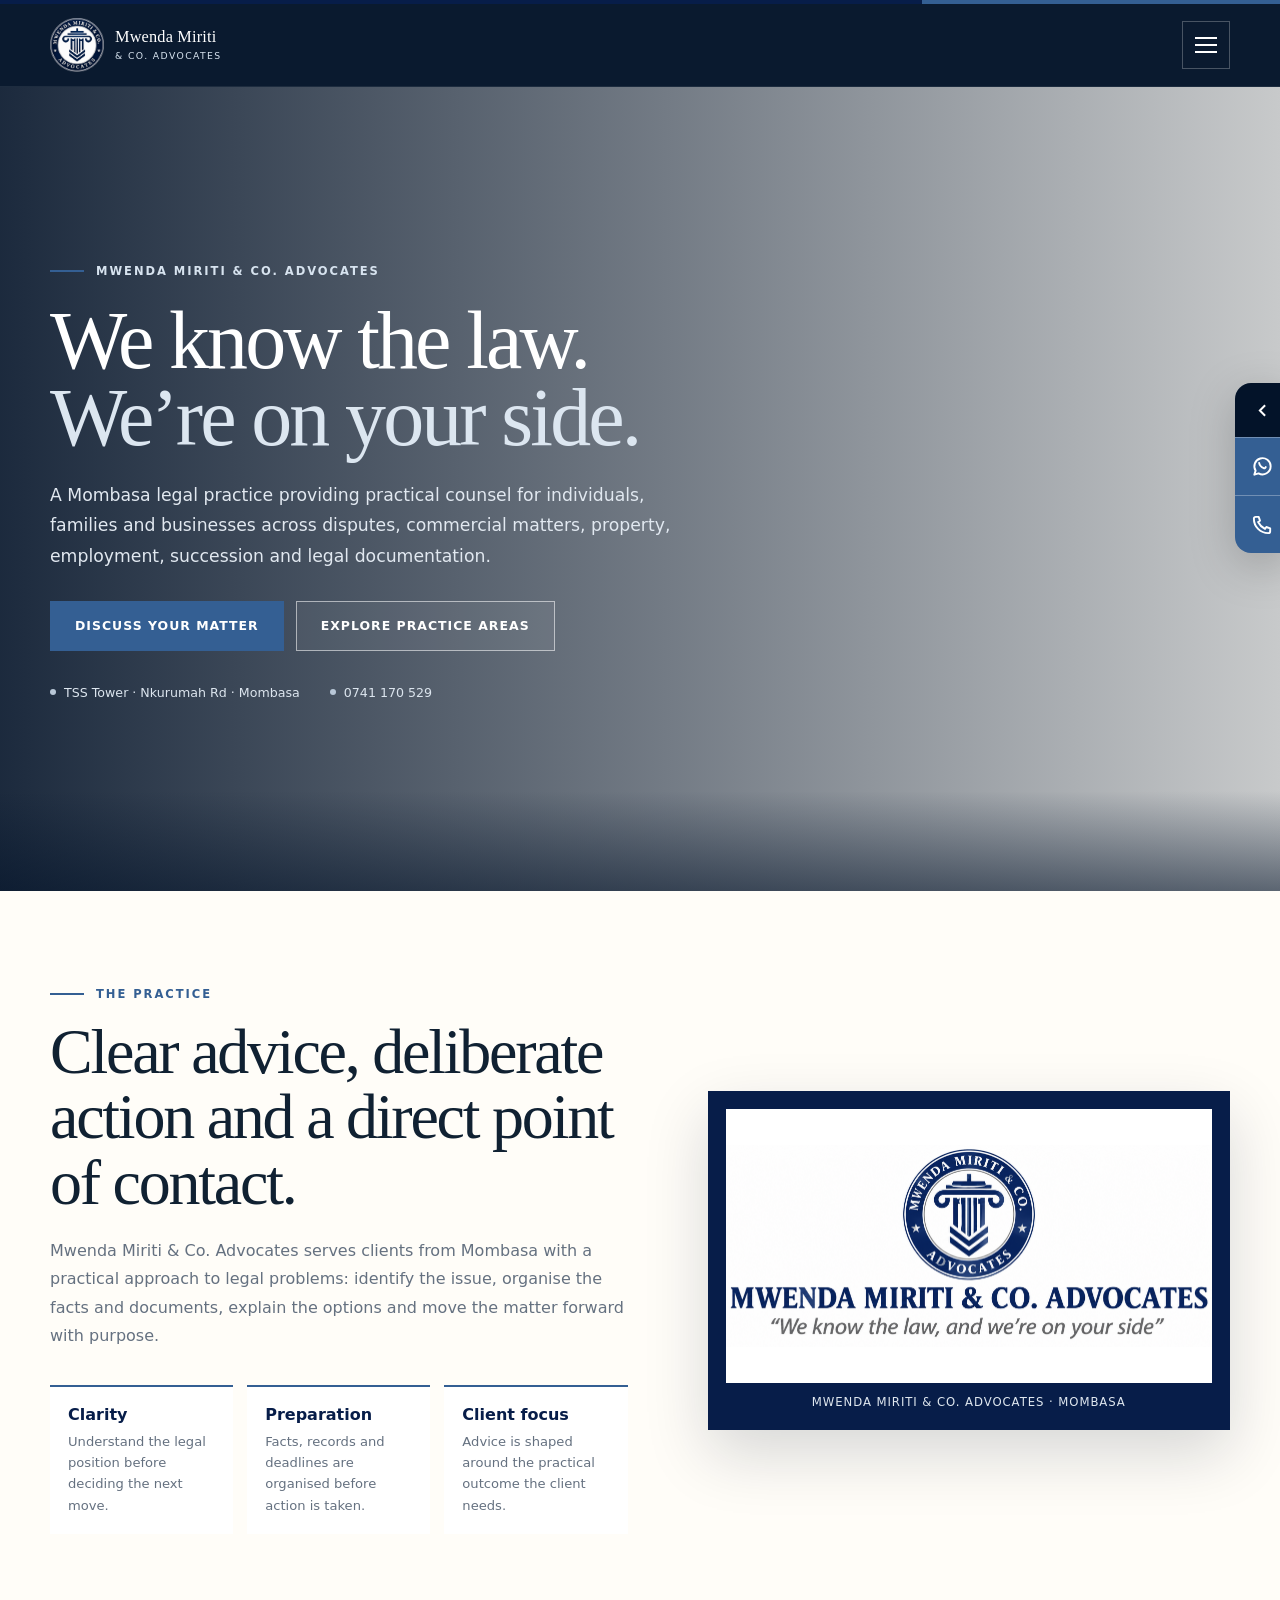
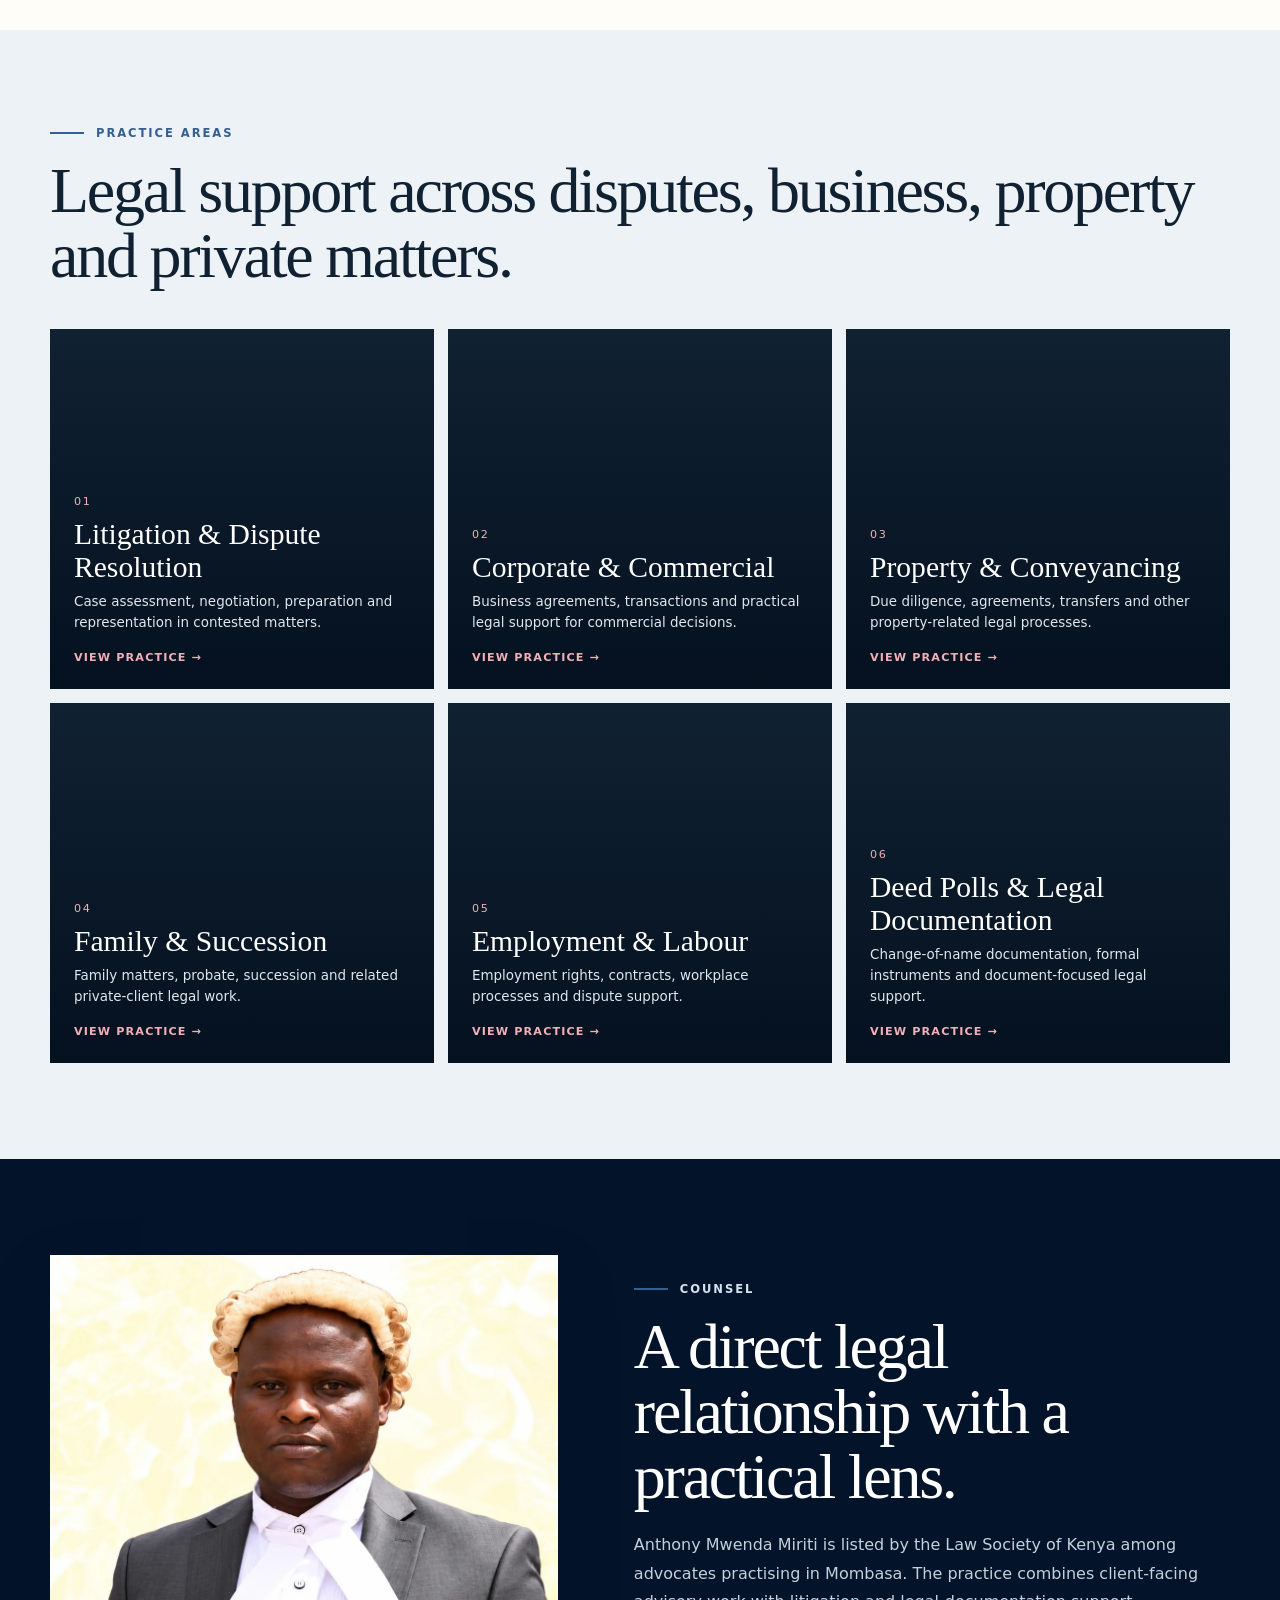
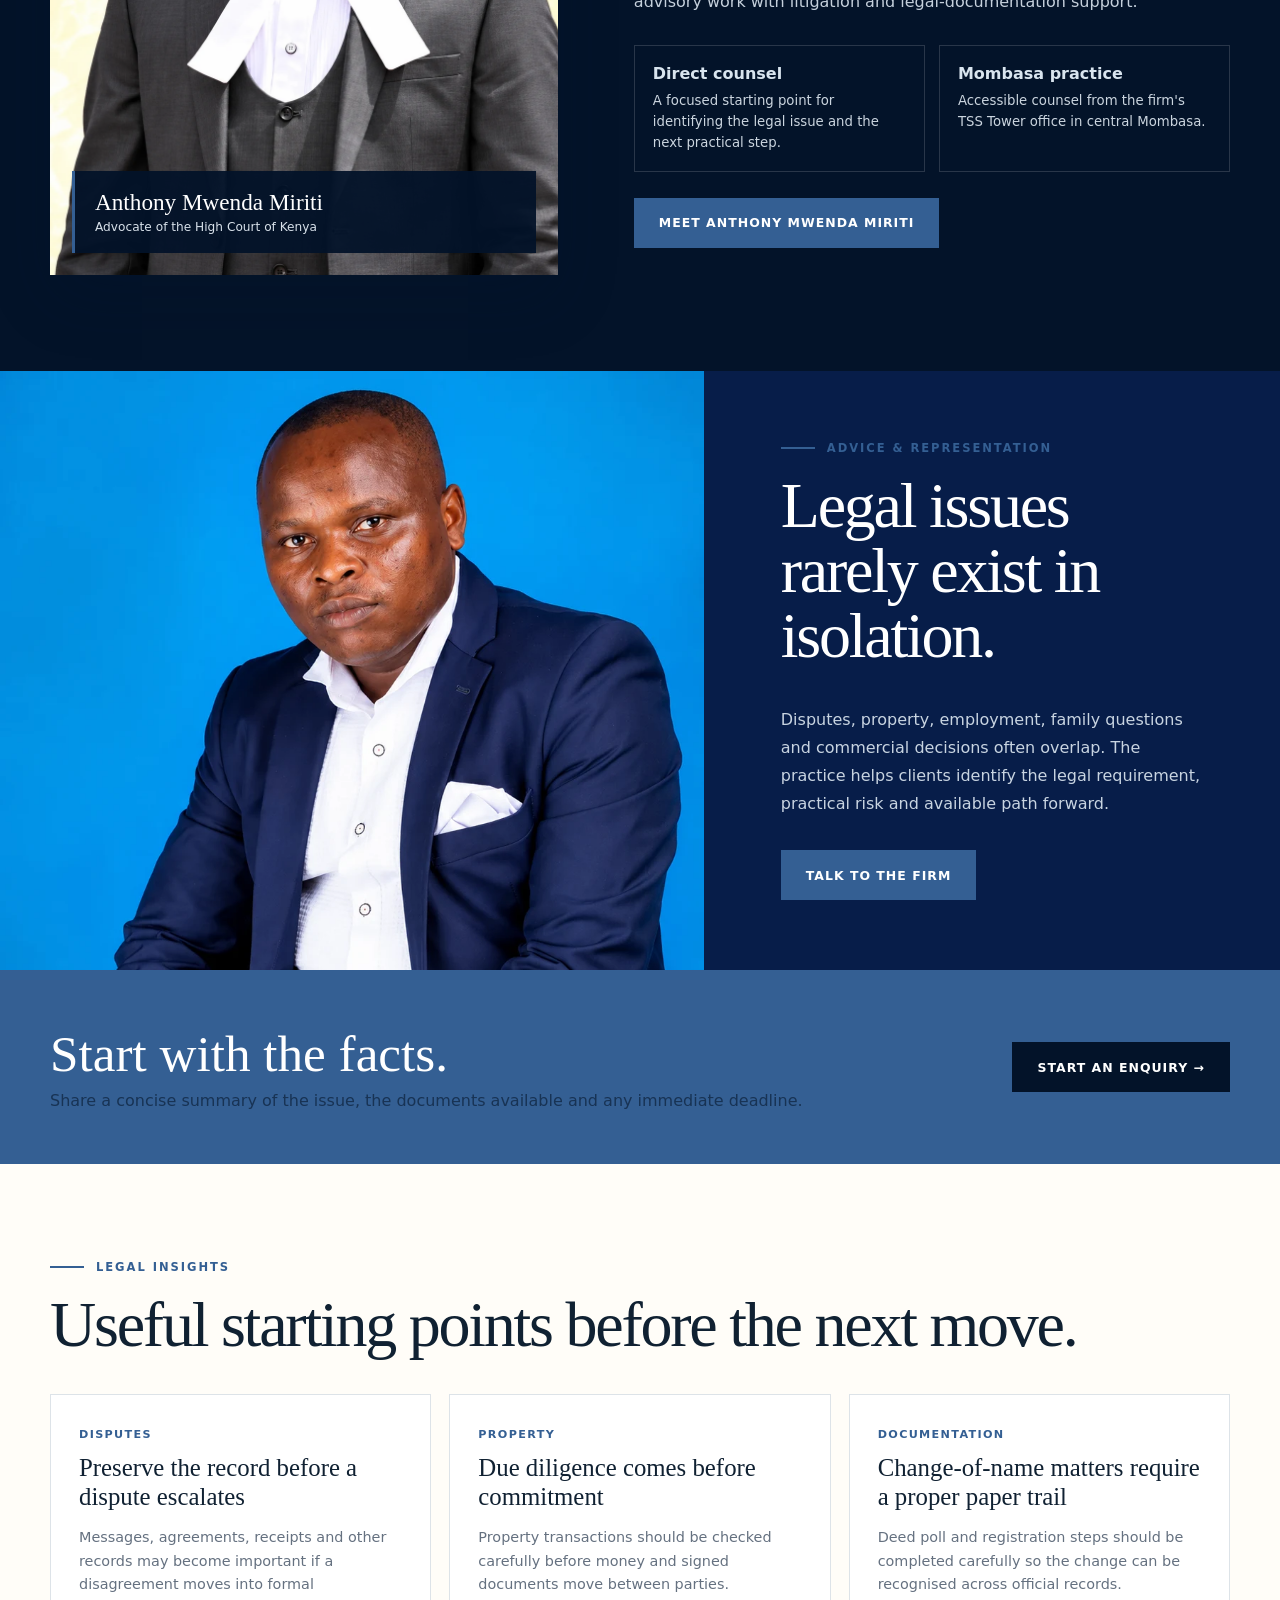
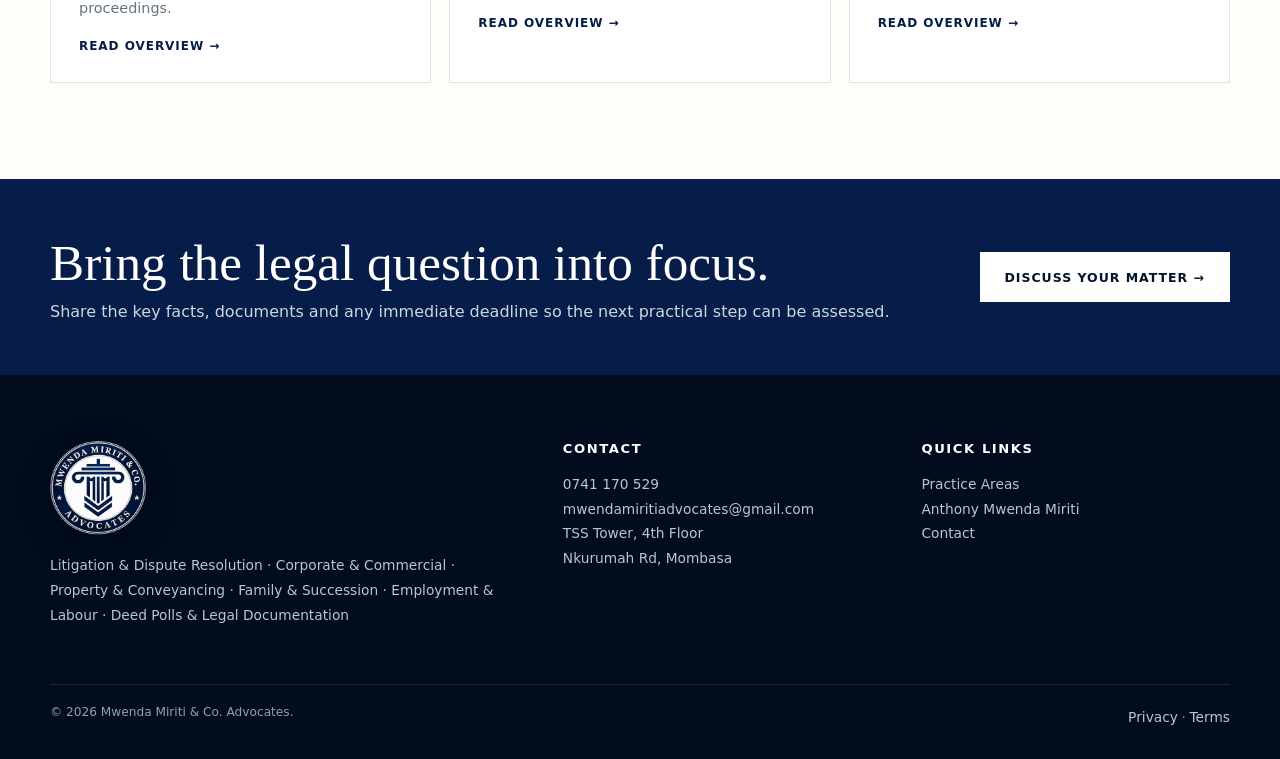
<file: index.html>
<!doctype html><html lang="en"><head><meta charset="utf-8"><meta name="viewport" content="width=device-width,initial-scale=1,viewport-fit=cover"><title>Mwenda Miriti & Co. Advocates | Mombasa</title><meta name="description" content="Mombasa legal practice providing litigation, commercial, property, family, employment and legal-documentation services."><link rel="canonical" href="https://mwenda-miriti-advocates.vercel.app/"><meta name="theme-color" content="#071d49"><meta property="og:type" content="website"><meta property="og:title" content="Mwenda Miriti & Co. Advocates | Mombasa"><meta property="og:description" content="Mombasa legal practice providing litigation, commercial, property, family, employment and legal-documentation services."><meta property="og:url" content="https://mwenda-miriti-advocates.vercel.app/"><meta property="og:image" content="https://mwenda-miriti-advocates.vercel.app/images/social-card.jpg"><meta name="twitter:card" content="summary_large_image"><link rel="manifest" href="/site.webmanifest"><link rel="icon" href="/images/icon-192.png"><link rel="stylesheet" href="/assets/css/site.css?v=1"></head><body><div class="topline"></div><header class="site-header"><div class="container nav"><a class="brand" href="/" aria-label="Mwenda Miriti & Co. Advocates home"><img class="brand-mark" src="/images/emblem-2k.png" alt=""><span class="brand-name"><b>Mwenda Miriti</b><small>& Co. Advocates</small></span></a><nav class="nav-links" aria-label="Primary navigation"><a class="active" href="/">Home</a><a class="" href="/about">About</a><a class="" href="/practice-areas">Practice Areas</a><a class="" href="/managing-partner">Anthony Mwenda Miriti</a><a class="" href="/insights">Insights</a><a class="" href="/contact">Contact</a></nav><a class="nav-cta" href="/contact">Discuss your matter</a><button class="menu-btn" aria-label="Open menu" aria-expanded="false"><span></span></button></div><nav class="mobile-nav" aria-label="Mobile navigation"><a href="/">Home</a><a href="/about">About</a><a href="/practice-areas">Practice Areas</a><a href="/managing-partner">Anthony Mwenda Miriti</a><a href="/insights">Insights</a><a href="/contact">Contact</a><a href="/contact">Discuss your matter</a></nav></header><main><section class="hero"><div class="container"><div class="hero-content"><div class="eyebrow">Mwenda Miriti & Co. Advocates</div><h1 class="display">We know the law.<br><span>We’re on your side.</span></h1><p class="lead">A Mombasa legal practice providing practical counsel for individuals, families and businesses across disputes, commercial matters, property, employment, succession and legal documentation.</p><div class="hero-actions"><a class="btn btn-gold" href="/contact">Discuss your matter</a><a class="btn btn-ghost" href="/practice-areas">Explore practice areas</a></div><div class="hero-meta"><span><i></i>TSS Tower · Nkurumah Rd · Mombasa</span><span><i></i>0741 170 529</span></div></div></div></section>
<section class="section"><div class="container intro-grid"><div><div class="eyebrow">The practice</div><h2 class="section-title">Clear advice, deliberate action and a direct point of contact.</h2><p class="section-copy">Mwenda Miriti & Co. Advocates serves clients from Mombasa with a practical approach to legal problems: identify the issue, organise the facts and documents, explain the options and move the matter forward with purpose.</p><div class="values"><div class="value"><b>Clarity</b><span>Understand the legal position before deciding the next move.</span></div><div class="value"><b>Preparation</b><span>Facts, records and deadlines are organised before action is taken.</span></div><div class="value"><b>Client focus</b><span>Advice is shaped around the practical outcome the client needs.</span></div></div></div><div class="logo-animation"><video autoplay muted loop playsinline preload="metadata" poster="/images/logo-horizontal.png"><source src="/assets/media/mwenda-logo-intro.mp4" type="video/mp4"></video><small>MWENDA MIRITI & CO. ADVOCATES · MOMBASA</small></div></div></section>
<section class="section practice-section"><div class="container"><div class="eyebrow">Practice areas</div><h2 class="section-title">Legal support across disputes, business, property and private matters.</h2><div class="practice-grid">
<a class="practice-card" style="--image:url('https://images.unsplash.com/photo-1635845080335-dcfe06a0fcf1?auto=format&fit=crop&w=1400&q=82')" href="/practice-areas#litigation"><div class="practice-content"><span class="practice-number">01</span><h3>Litigation & Dispute Resolution</h3><p>Case assessment, negotiation, preparation and representation in contested matters.</p><span class="practice-link">View practice →</span></div></a>
<a class="practice-card" style="--image:url('https://images.unsplash.com/photo-1431540015161-0bf868a2d407?auto=format&fit=crop&w=1400&q=82')" href="/practice-areas#commercial"><div class="practice-content"><span class="practice-number">02</span><h3>Corporate & Commercial</h3><p>Business agreements, transactions and practical legal support for commercial decisions.</p><span class="practice-link">View practice →</span></div></a>
<a class="practice-card" style="--image:url('https://images.unsplash.com/photo-1741991110666-88115e724741?auto=format&fit=crop&w=1400&q=82')" href="/practice-areas#property"><div class="practice-content"><span class="practice-number">03</span><h3>Property & Conveyancing</h3><p>Due diligence, agreements, transfers and other property-related legal processes.</p><span class="practice-link">View practice →</span></div></a>
<a class="practice-card" style="--image:url('https://images.unsplash.com/photo-1521791055366-0d553872125f?auto=format&fit=crop&w=1400&q=82')" href="/practice-areas#family"><div class="practice-content"><span class="practice-number">04</span><h3>Family & Succession</h3><p>Family matters, probate, succession and related private-client legal work.</p><span class="practice-link">View practice →</span></div></a>
<a class="practice-card" style="--image:url('https://images.unsplash.com/photo-1521737604893-d14cc237f11d?auto=format&fit=crop&w=1400&q=82')" href="/practice-areas#employment"><div class="practice-content"><span class="practice-number">05</span><h3>Employment & Labour</h3><p>Employment rights, contracts, workplace processes and dispute support.</p><span class="practice-link">View practice →</span></div></a>
<a class="practice-card" style="--image:url('https://images.unsplash.com/photo-1450101499163-c8848c66ca85?auto=format&fit=crop&w=1400&q=82')" href="/practice-areas#documents"><div class="practice-content"><span class="practice-number">06</span><h3>Deed Polls & Legal Documentation</h3><p>Change-of-name documentation, formal instruments and document-focused legal support.</p><span class="practice-link">View practice →</span></div></a>
</div></div></section>
<section class="section partner-section"><div class="container partner-grid"><div class="partner-visual"><div class="partner-badge"><strong>Anthony Mwenda Miriti</strong><span>Advocate of the High Court of Kenya</span></div></div><div><div class="eyebrow">Counsel</div><h2 class="section-title">A direct legal relationship with a practical lens.</h2><p class="section-copy">Anthony Mwenda Miriti is listed by the Law Society of Kenya among advocates practising in Mombasa. The practice combines client-facing advisory work with litigation and legal-documentation support.</p><div class="partner-points"><div class="partner-point"><b>Direct counsel</b><span>A focused starting point for identifying the legal issue and the next practical step.</span></div><div class="partner-point"><b>Mombasa practice</b><span>Accessible counsel from the firm's TSS Tower office in central Mombasa.</span></div></div><div style="margin-top:26px"><a class="btn btn-gold" href="/managing-partner">Meet Anthony Mwenda Miriti</a></div></div></div></section>
<section class="image-band"><div class="photo" aria-label="Anthony Mwenda Miriti in professional attire"></div><div class="copy"><div class="eyebrow">Advice & representation</div><h2 class="section-title">Legal issues rarely exist in isolation.</h2><p>Disputes, property, employment, family questions and commercial decisions often overlap. The practice helps clients identify the legal requirement, practical risk and available path forward.</p><a class="btn btn-gold" style="align-self:flex-start;margin-top:16px" href="/contact">Talk to the firm</a></div></section>
<section class="booking-band"><div class="container"><div><h2>Start with the facts.</h2><p>Share a concise summary of the issue, the documents available and any immediate deadline.</p></div><a class="btn btn-navy" href="/contact">Start an enquiry →</a></div></section>
<section class="section"><div class="container"><div class="eyebrow">Legal insights</div><h2 class="section-title">Useful starting points before the next move.</h2><div class="insight-grid"><article class="insight-card"><span class="tag">Disputes</span><h3>Preserve the record before a dispute escalates</h3><p>Messages, agreements, receipts and other records may become important if a disagreement moves into formal proceedings.</p><a href="/insights#disputes">Read overview →</a></article><article class="insight-card"><span class="tag">Property</span><h3>Due diligence comes before commitment</h3><p>Property transactions should be checked carefully before money and signed documents move between parties.</p><a href="/insights#property">Read overview →</a></article><article class="insight-card"><span class="tag">Documentation</span><h3>Change-of-name matters require a proper paper trail</h3><p>Deed poll and registration steps should be completed carefully so the change can be recognised across official records.</p><a href="/insights#documents">Read overview →</a></article></div></div></section></main><aside class="contact-rail collapsed" aria-label="Quick contact"><button class="rail-toggle" aria-label="Expand or collapse quick contact"><svg viewBox="0 0 24 24"><path d="M9 18l6-6-6-6"/></svg></button><div class="rail-actions"><a href="https://wa.me/254741170529?text=Hello%20Mwenda%20Miriti%20%26%20Co.%20Advocates%2C%20I%20would%20like%20to%20discuss%20a%20legal%20matter." target="_blank" rel="noopener" aria-label="WhatsApp Mwenda Miriti & Co. Advocates"><svg viewBox="0 0 24 24"><path d="M20.5 11.8a8.5 8.5 0 0 1-12.6 7.4L3.5 20.5l1.3-4.2a8.5 8.5 0 1 1 15.7-4.5Z"/><path d="M8.5 8.2c.4 2.4 2.2 4.5 4.8 5.6.9.4 1.7-.3 2.1-1.2"/></svg></a><a href="tel:+254741170529" aria-label="Call Mwenda Miriti & Co. Advocates"><svg viewBox="0 0 24 24"><path d="M5 4h3l1.4 4-2 1.4a16 16 0 0 0 7.2 7.2l1.4-2L20 16v3c0 1.1-.9 2-2 2C9.7 21 3 14.3 3 6c0-1.1.9-2 2-2Z"/></svg></a></div></aside><section class="cta-strip"><div class="container"><div><h2>Bring the legal question into focus.</h2><p>Share the key facts, documents and any immediate deadline so the next practical step can be assessed.</p></div><a class="btn btn-light" href="/contact">Discuss your matter →</a></div></section><footer class="footer"><div class="container"><div class="footer-grid"><div><div class="footer-brand"><img src="/images/emblem-2k.png" alt="Mwenda Miriti & Co. Advocates emblem"></div><p>Litigation & Dispute Resolution · Corporate & Commercial · Property & Conveyancing · Family & Succession · Employment & Labour · Deed Polls & Legal Documentation</p></div><div><h4>Contact</h4><p><a href="tel:+254741170529">0741 170 529</a><br><a href="mailto:mwendamiritiadvocates@gmail.com">mwendamiritiadvocates@gmail.com</a><br>TSS Tower, 4th Floor<br>Nkurumah Rd, Mombasa</p></div><div><h4>Quick links</h4><p><a href="/practice-areas">Practice Areas</a><br><a href="/managing-partner">Anthony Mwenda Miriti</a><br><a href="/contact">Contact</a></p></div></div><div class="footer-bottom"><span>© 2026 Mwenda Miriti & Co. Advocates.</span><span><a href="/privacy">Privacy</a> · <a href="/terms">Terms</a></span></div></div></footer><script src="/assets/js/site.js?v=1" defer></script></body></html>
</file>
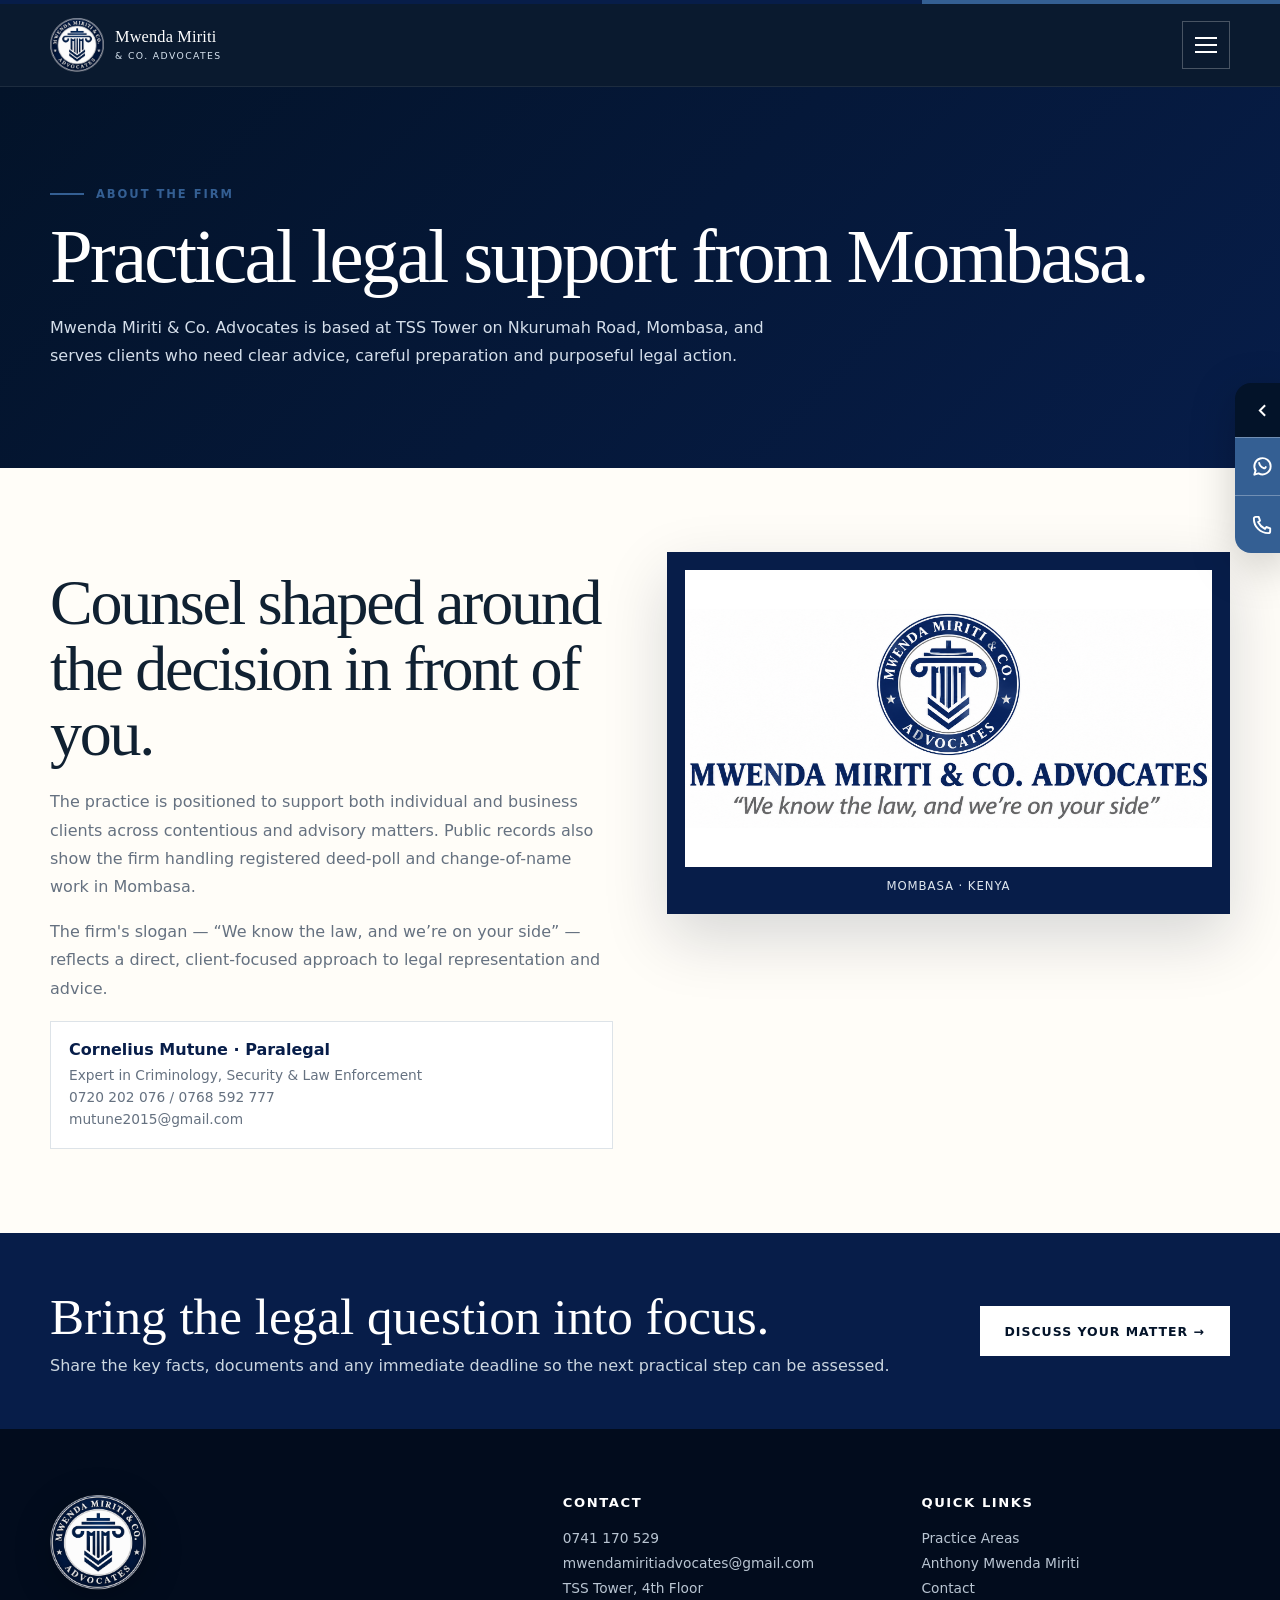
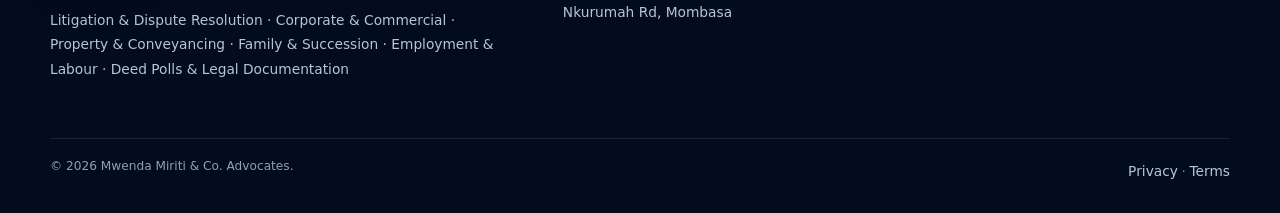
<file: about/index.html>
<!doctype html><html lang="en"><head><meta charset="utf-8"><meta name="viewport" content="width=device-width,initial-scale=1,viewport-fit=cover"><title>About | Mwenda Miriti & Co. Advocates</title><meta name="description" content="About Mwenda Miriti & Co. Advocates, a Mombasa legal practice serving individual, family and business legal needs."><link rel="canonical" href="https://mwenda-miriti-advocates.vercel.app/about"><meta name="theme-color" content="#071d49"><meta property="og:type" content="website"><meta property="og:title" content="About | Mwenda Miriti & Co. Advocates"><meta property="og:description" content="About Mwenda Miriti & Co. Advocates, a Mombasa legal practice serving individual, family and business legal needs."><meta property="og:url" content="https://mwenda-miriti-advocates.vercel.app/about"><meta property="og:image" content="https://mwenda-miriti-advocates.vercel.app/images/social-card.jpg"><meta name="twitter:card" content="summary_large_image"><link rel="manifest" href="/site.webmanifest"><link rel="icon" href="/images/icon-192.png"><link rel="stylesheet" href="/assets/css/site.css?v=1"></head><body><div class="topline"></div><header class="site-header"><div class="container nav"><a class="brand" href="/" aria-label="Mwenda Miriti & Co. Advocates home"><img class="brand-mark" src="/images/emblem-2k.png" alt=""><span class="brand-name"><b>Mwenda Miriti</b><small>& Co. Advocates</small></span></a><nav class="nav-links" aria-label="Primary navigation"><a class="" href="/">Home</a><a class="active" href="/about">About</a><a class="" href="/practice-areas">Practice Areas</a><a class="" href="/managing-partner">Anthony Mwenda Miriti</a><a class="" href="/insights">Insights</a><a class="" href="/contact">Contact</a></nav><a class="nav-cta" href="/contact">Discuss your matter</a><button class="menu-btn" aria-label="Open menu" aria-expanded="false"><span></span></button></div><nav class="mobile-nav" aria-label="Mobile navigation"><a href="/">Home</a><a href="/about">About</a><a href="/practice-areas">Practice Areas</a><a href="/managing-partner">Anthony Mwenda Miriti</a><a href="/insights">Insights</a><a href="/contact">Contact</a><a href="/contact">Discuss your matter</a></nav></header><main><section class="page-hero"><div class="container"><div class="eyebrow">About the firm</div><h1 class="page-title">Practical legal support from Mombasa.</h1><p>Mwenda Miriti & Co. Advocates is based at TSS Tower on Nkurumah Road, Mombasa, and serves clients who need clear advice, careful preparation and purposeful legal action.</p></div></section><section class="page-main"><div class="container two-col"><div><h2 class="section-title">Counsel shaped around the decision in front of you.</h2><p class="section-copy">The practice is positioned to support both individual and business clients across contentious and advisory matters. Public records also show the firm handling registered deed-poll and change-of-name work in Mombasa.</p><p class="section-copy">The firm's slogan — “We know the law, and we’re on your side” — reflects a direct, client-focused approach to legal representation and advice.</p><div class="team-contact"><b>Cornelius Mutune · Paralegal</b><span>Expert in Criminology, Security & Law Enforcement<br>0720 202 076 / 0768 592 777<br><a href="mailto:mutune2015@gmail.com">mutune2015@gmail.com</a></span></div></div><div class="logo-animation"><video autoplay muted loop playsinline preload="metadata" poster="/images/logo-horizontal.png"><source src="/assets/media/mwenda-logo-intro.mp4" type="video/mp4"></video><small>MOMBASA · KENYA</small></div></div></section></main><aside class="contact-rail collapsed" aria-label="Quick contact"><button class="rail-toggle" aria-label="Expand or collapse quick contact"><svg viewBox="0 0 24 24"><path d="M9 18l6-6-6-6"/></svg></button><div class="rail-actions"><a href="https://wa.me/254741170529?text=Hello%20Mwenda%20Miriti%20%26%20Co.%20Advocates%2C%20I%20would%20like%20to%20discuss%20a%20legal%20matter." target="_blank" rel="noopener" aria-label="WhatsApp Mwenda Miriti & Co. Advocates"><svg viewBox="0 0 24 24"><path d="M20.5 11.8a8.5 8.5 0 0 1-12.6 7.4L3.5 20.5l1.3-4.2a8.5 8.5 0 1 1 15.7-4.5Z"/><path d="M8.5 8.2c.4 2.4 2.2 4.5 4.8 5.6.9.4 1.7-.3 2.1-1.2"/></svg></a><a href="tel:+254741170529" aria-label="Call Mwenda Miriti & Co. Advocates"><svg viewBox="0 0 24 24"><path d="M5 4h3l1.4 4-2 1.4a16 16 0 0 0 7.2 7.2l1.4-2L20 16v3c0 1.1-.9 2-2 2C9.7 21 3 14.3 3 6c0-1.1.9-2 2-2Z"/></svg></a></div></aside><section class="cta-strip"><div class="container"><div><h2>Bring the legal question into focus.</h2><p>Share the key facts, documents and any immediate deadline so the next practical step can be assessed.</p></div><a class="btn btn-light" href="/contact">Discuss your matter →</a></div></section><footer class="footer"><div class="container"><div class="footer-grid"><div><div class="footer-brand"><img src="/images/emblem-2k.png" alt="Mwenda Miriti & Co. Advocates emblem"></div><p>Litigation & Dispute Resolution · Corporate & Commercial · Property & Conveyancing · Family & Succession · Employment & Labour · Deed Polls & Legal Documentation</p></div><div><h4>Contact</h4><p><a href="tel:+254741170529">0741 170 529</a><br><a href="mailto:mwendamiritiadvocates@gmail.com">mwendamiritiadvocates@gmail.com</a><br>TSS Tower, 4th Floor<br>Nkurumah Rd, Mombasa</p></div><div><h4>Quick links</h4><p><a href="/practice-areas">Practice Areas</a><br><a href="/managing-partner">Anthony Mwenda Miriti</a><br><a href="/contact">Contact</a></p></div></div><div class="footer-bottom"><span>© 2026 Mwenda Miriti & Co. Advocates.</span><span><a href="/privacy">Privacy</a> · <a href="/terms">Terms</a></span></div></div></footer><script src="/assets/js/site.js?v=1" defer></script></body></html>
</file>
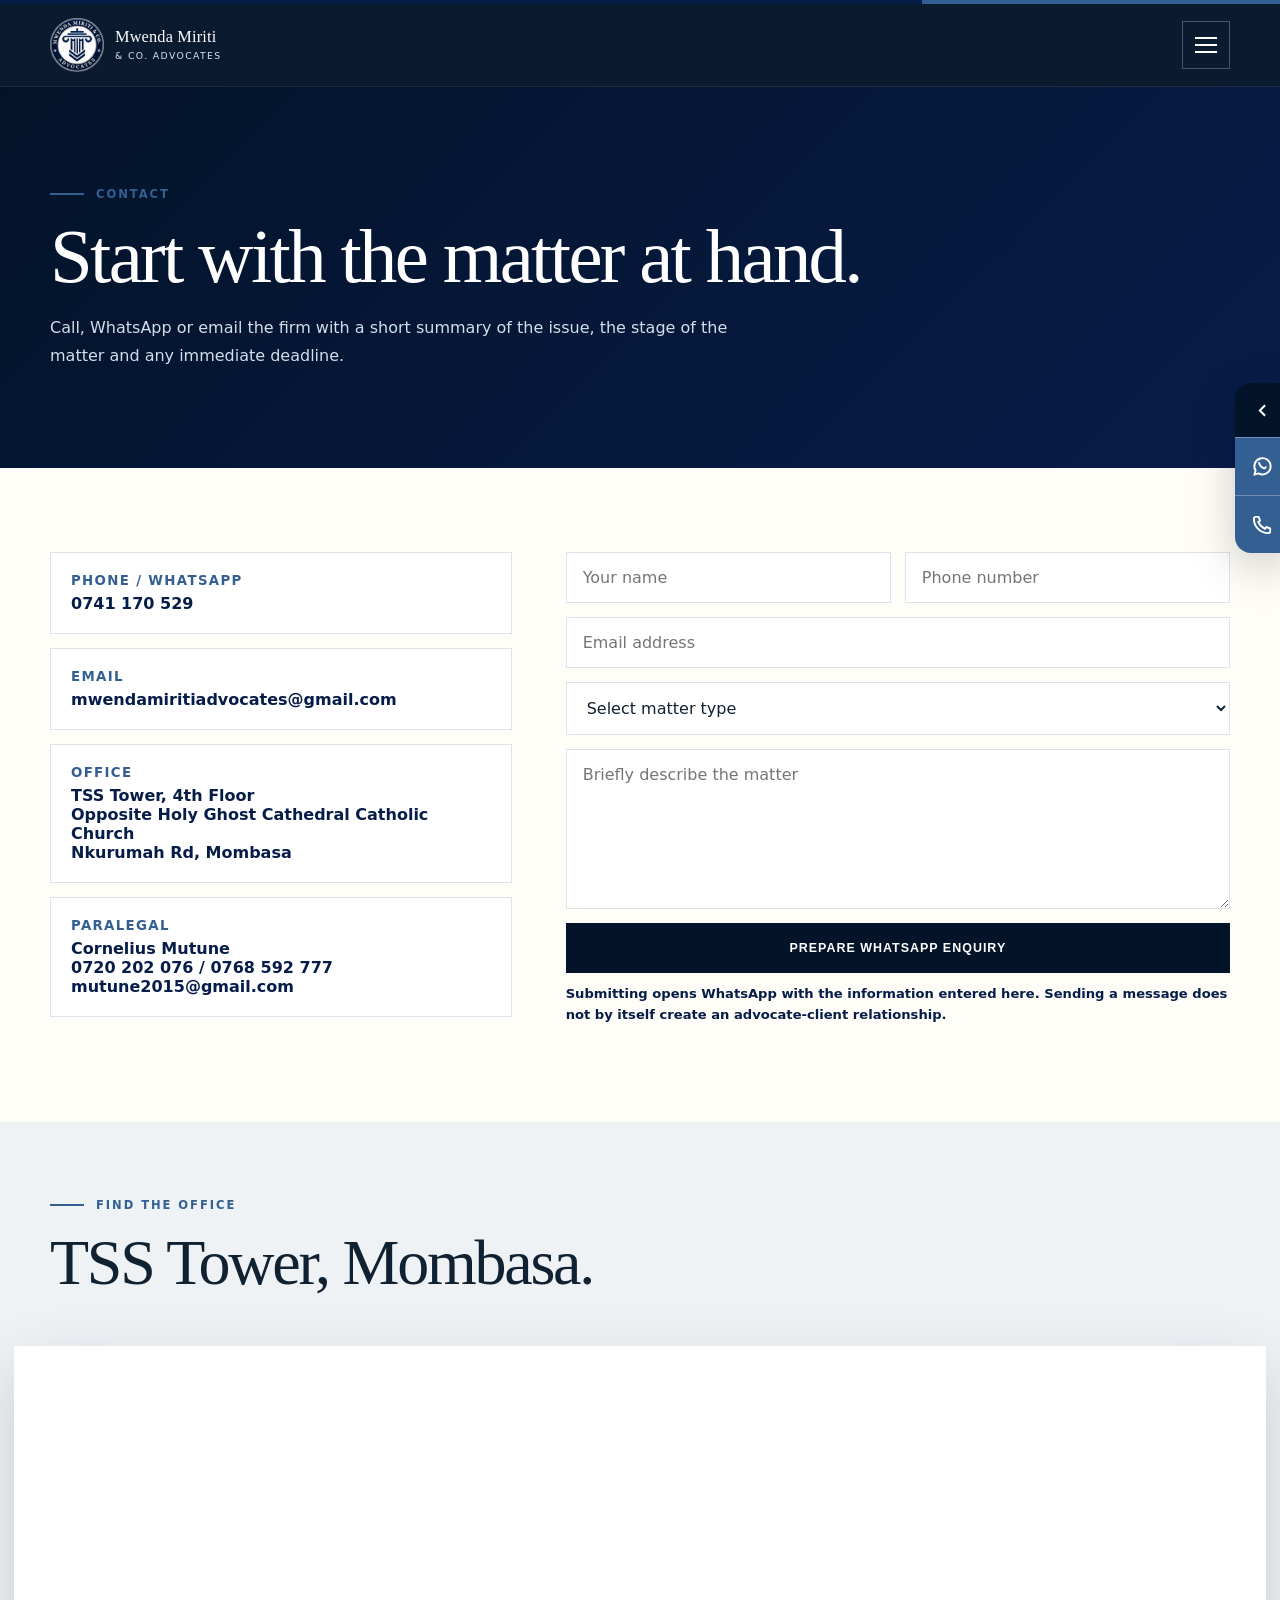
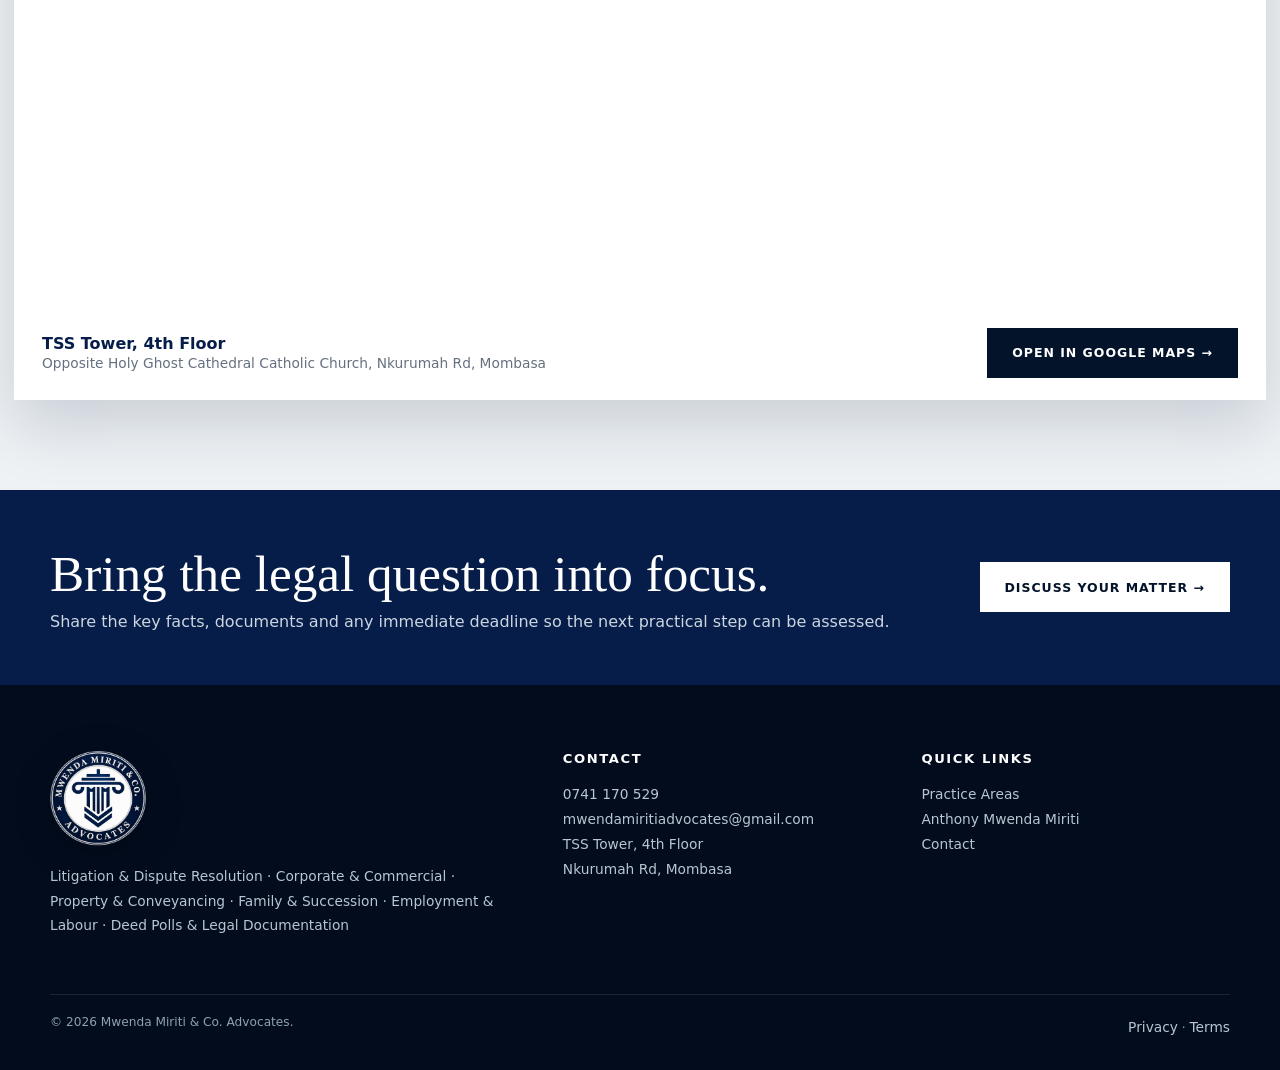
<file: contact/index.html>
<!doctype html><html lang="en"><head><meta charset="utf-8"><meta name="viewport" content="width=device-width,initial-scale=1,viewport-fit=cover"><title>Contact | Mwenda Miriti & Co. Advocates</title><meta name="description" content="Contact Mwenda Miriti & Co. Advocates at TSS Tower, Nkurumah Road, Mombasa."><link rel="canonical" href="https://mwenda-miriti-advocates.vercel.app/contact"><meta name="theme-color" content="#071d49"><meta property="og:type" content="website"><meta property="og:title" content="Contact | Mwenda Miriti & Co. Advocates"><meta property="og:description" content="Contact Mwenda Miriti & Co. Advocates at TSS Tower, Nkurumah Road, Mombasa."><meta property="og:url" content="https://mwenda-miriti-advocates.vercel.app/contact"><meta property="og:image" content="https://mwenda-miriti-advocates.vercel.app/images/social-card.jpg"><meta name="twitter:card" content="summary_large_image"><link rel="manifest" href="/site.webmanifest"><link rel="icon" href="/images/icon-192.png"><link rel="stylesheet" href="/assets/css/site.css?v=1"></head><body><div class="topline"></div><header class="site-header"><div class="container nav"><a class="brand" href="/" aria-label="Mwenda Miriti & Co. Advocates home"><img class="brand-mark" src="/images/emblem-2k.png" alt=""><span class="brand-name"><b>Mwenda Miriti</b><small>& Co. Advocates</small></span></a><nav class="nav-links" aria-label="Primary navigation"><a class="" href="/">Home</a><a class="" href="/about">About</a><a class="" href="/practice-areas">Practice Areas</a><a class="" href="/managing-partner">Anthony Mwenda Miriti</a><a class="" href="/insights">Insights</a><a class="active" href="/contact">Contact</a></nav><a class="nav-cta" href="/contact">Discuss your matter</a><button class="menu-btn" aria-label="Open menu" aria-expanded="false"><span></span></button></div><nav class="mobile-nav" aria-label="Mobile navigation"><a href="/">Home</a><a href="/about">About</a><a href="/practice-areas">Practice Areas</a><a href="/managing-partner">Anthony Mwenda Miriti</a><a href="/insights">Insights</a><a href="/contact">Contact</a><a href="/contact">Discuss your matter</a></nav></header><main><section class="page-hero"><div class="container"><div class="eyebrow">Contact</div><h1 class="page-title">Start with the matter at hand.</h1><p>Call, WhatsApp or email the firm with a short summary of the issue, the stage of the matter and any immediate deadline.</p></div></section><section class="page-main"><div class="container contact-grid"><div><div class="contact-list"><div class="contact-item"><small>Phone / WhatsApp</small><a href="tel:+254741170529">0741 170 529</a></div><div class="contact-item"><small>Email</small><a href="mailto:mwendamiritiadvocates@gmail.com">mwendamiritiadvocates@gmail.com</a></div><div class="contact-item"><small>Office</small><span>TSS Tower, 4th Floor<br>Opposite Holy Ghost Cathedral Catholic Church<br>Nkurumah Rd, Mombasa</span></div><div class="contact-item"><small>Paralegal</small><span>Cornelius Mutune<br>0720 202 076 / 0768 592 777<br><a href="mailto:mutune2015@gmail.com">mutune2015@gmail.com</a></span></div></div></div><div><form class="contact-form" data-contact-form><input name="name" placeholder="Your name" required><input name="phone" placeholder="Phone number"><input class="full" type="email" name="email" placeholder="Email address"><select class="full" name="matter"><option value="General legal enquiry">Select matter type</option><option>Litigation / Dispute Resolution</option><option>Corporate / Commercial</option><option>Property / Conveyancing</option><option>Family / Succession</option><option>Employment / Labour</option><option>Deed Poll / Legal Documentation</option></select><textarea class="full" name="message" placeholder="Briefly describe the matter"></textarea><button class="btn btn-navy full" type="submit">Prepare WhatsApp enquiry</button></form><p class="small-note form-status">Submitting opens WhatsApp with the information entered here. Sending a message does not by itself create an advocate-client relationship.</p></div></div></section><section class="map-wrap"><div class="container map-head"><div class="eyebrow">Find the office</div><h2 class="section-title">TSS Tower, Mombasa.</h2></div><div class="map-shell"><iframe title="Map to Mwenda Miriti & Co. Advocates" loading="lazy" referrerpolicy="no-referrer-when-downgrade" src="https://www.google.com/maps?q=TSS+Tower+Nkurumah+Road+Mombasa+Kenya&output=embed"></iframe><div class="map-footer"><div><strong>TSS Tower, 4th Floor</strong><span>Opposite Holy Ghost Cathedral Catholic Church, Nkurumah Rd, Mombasa</span></div><a class="btn btn-navy" target="_blank" rel="noopener" href="https://www.google.com/maps/search/?api=1&query=TSS+Tower+Nkurumah+Road+Mombasa+Kenya">Open in Google Maps →</a></div></div></section></main><aside class="contact-rail collapsed" aria-label="Quick contact"><button class="rail-toggle" aria-label="Expand or collapse quick contact"><svg viewBox="0 0 24 24"><path d="M9 18l6-6-6-6"/></svg></button><div class="rail-actions"><a href="https://wa.me/254741170529?text=Hello%20Mwenda%20Miriti%20%26%20Co.%20Advocates%2C%20I%20would%20like%20to%20discuss%20a%20legal%20matter." target="_blank" rel="noopener" aria-label="WhatsApp Mwenda Miriti & Co. Advocates"><svg viewBox="0 0 24 24"><path d="M20.5 11.8a8.5 8.5 0 0 1-12.6 7.4L3.5 20.5l1.3-4.2a8.5 8.5 0 1 1 15.7-4.5Z"/><path d="M8.5 8.2c.4 2.4 2.2 4.5 4.8 5.6.9.4 1.7-.3 2.1-1.2"/></svg></a><a href="tel:+254741170529" aria-label="Call Mwenda Miriti & Co. Advocates"><svg viewBox="0 0 24 24"><path d="M5 4h3l1.4 4-2 1.4a16 16 0 0 0 7.2 7.2l1.4-2L20 16v3c0 1.1-.9 2-2 2C9.7 21 3 14.3 3 6c0-1.1.9-2 2-2Z"/></svg></a></div></aside><section class="cta-strip"><div class="container"><div><h2>Bring the legal question into focus.</h2><p>Share the key facts, documents and any immediate deadline so the next practical step can be assessed.</p></div><a class="btn btn-light" href="/contact">Discuss your matter →</a></div></section><footer class="footer"><div class="container"><div class="footer-grid"><div><div class="footer-brand"><img src="/images/emblem-2k.png" alt="Mwenda Miriti & Co. Advocates emblem"></div><p>Litigation & Dispute Resolution · Corporate & Commercial · Property & Conveyancing · Family & Succession · Employment & Labour · Deed Polls & Legal Documentation</p></div><div><h4>Contact</h4><p><a href="tel:+254741170529">0741 170 529</a><br><a href="mailto:mwendamiritiadvocates@gmail.com">mwendamiritiadvocates@gmail.com</a><br>TSS Tower, 4th Floor<br>Nkurumah Rd, Mombasa</p></div><div><h4>Quick links</h4><p><a href="/practice-areas">Practice Areas</a><br><a href="/managing-partner">Anthony Mwenda Miriti</a><br><a href="/contact">Contact</a></p></div></div><div class="footer-bottom"><span>© 2026 Mwenda Miriti & Co. Advocates.</span><span><a href="/privacy">Privacy</a> · <a href="/terms">Terms</a></span></div></div></footer><script src="/assets/js/site.js?v=1" defer></script></body></html>
</file>
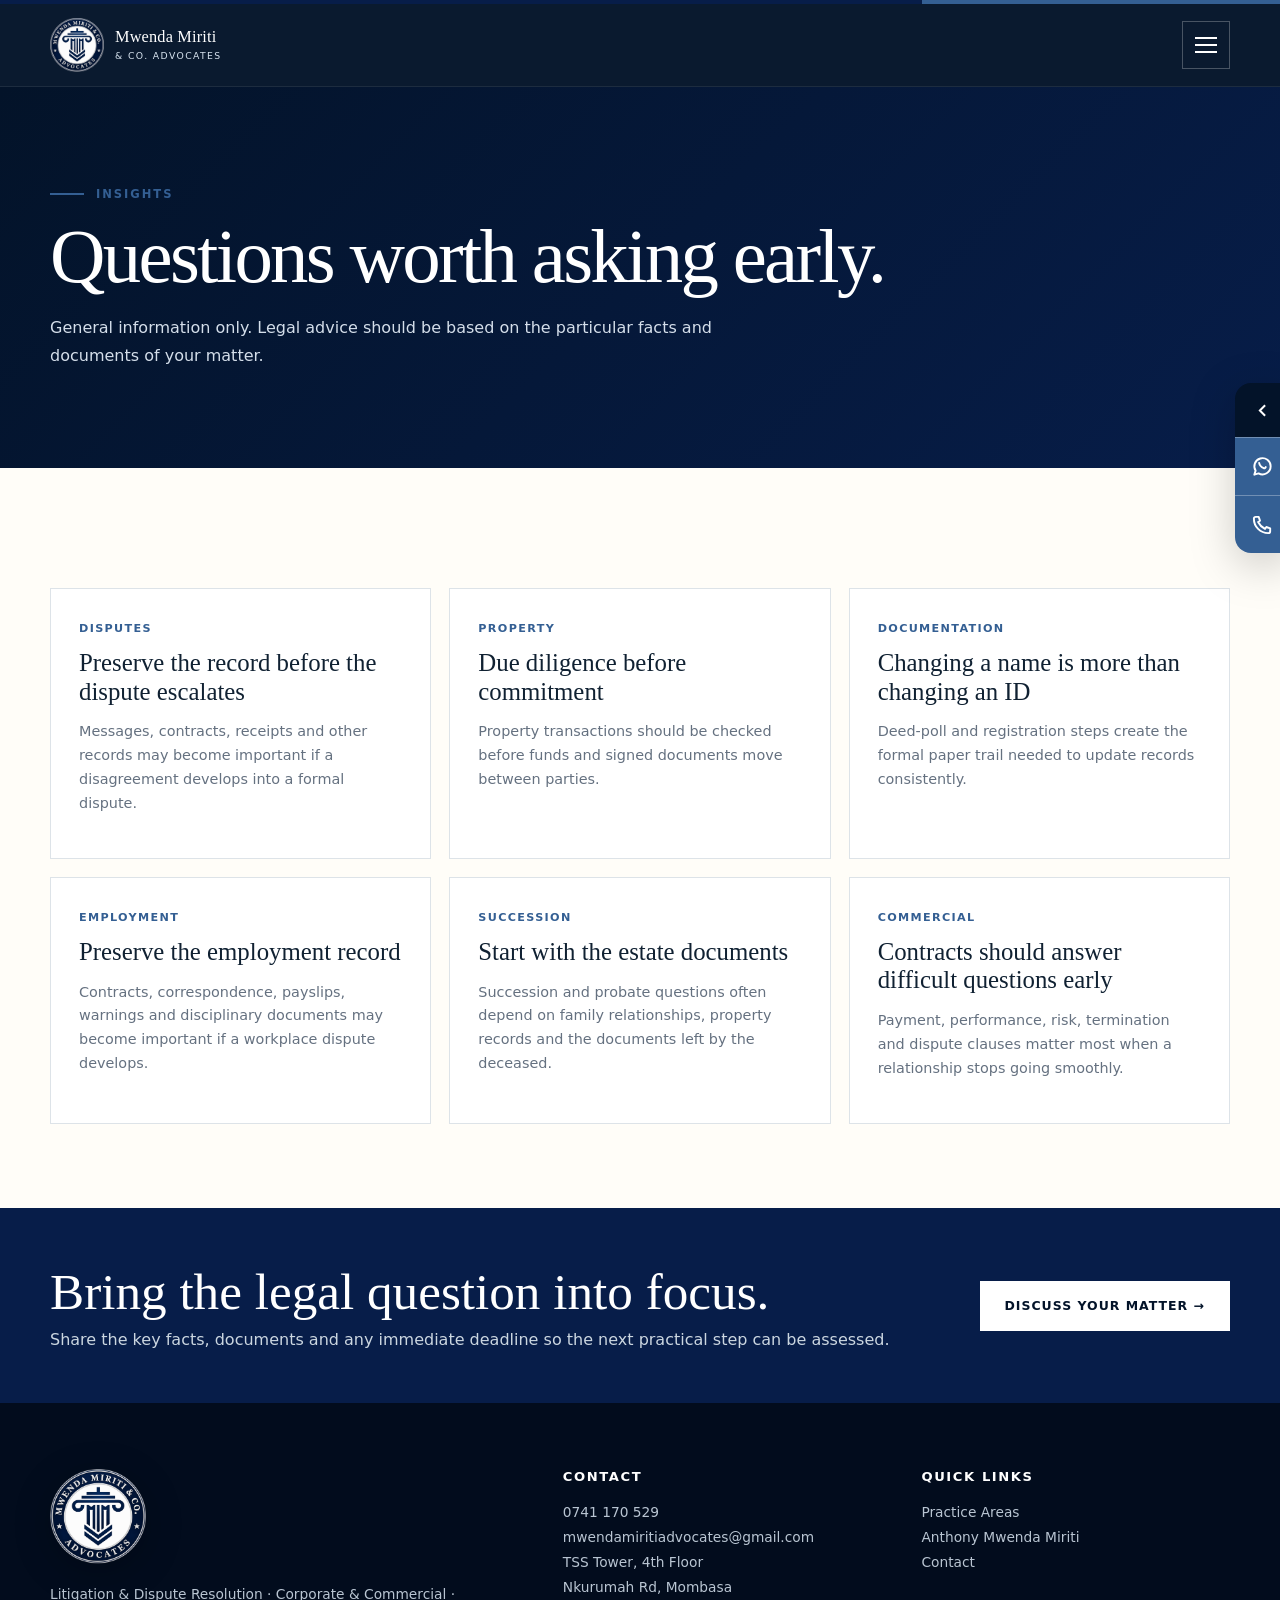
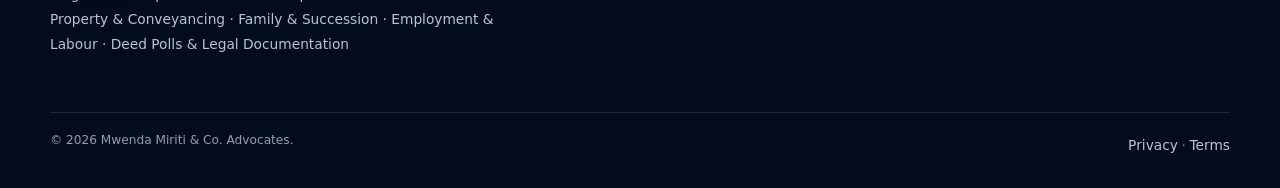
<file: insights/index.html>
<!doctype html><html lang="en"><head><meta charset="utf-8"><meta name="viewport" content="width=device-width,initial-scale=1,viewport-fit=cover"><title>Insights | Mwenda Miriti & Co. Advocates</title><meta name="description" content="General legal information and practical starting points from Mwenda Miriti & Co. Advocates."><link rel="canonical" href="https://mwenda-miriti-advocates.vercel.app/insights"><meta name="theme-color" content="#071d49"><meta property="og:type" content="website"><meta property="og:title" content="Insights | Mwenda Miriti & Co. Advocates"><meta property="og:description" content="General legal information and practical starting points from Mwenda Miriti & Co. Advocates."><meta property="og:url" content="https://mwenda-miriti-advocates.vercel.app/insights"><meta property="og:image" content="https://mwenda-miriti-advocates.vercel.app/images/social-card.jpg"><meta name="twitter:card" content="summary_large_image"><link rel="manifest" href="/site.webmanifest"><link rel="icon" href="/images/icon-192.png"><link rel="stylesheet" href="/assets/css/site.css?v=1"></head><body><div class="topline"></div><header class="site-header"><div class="container nav"><a class="brand" href="/" aria-label="Mwenda Miriti & Co. Advocates home"><img class="brand-mark" src="/images/emblem-2k.png" alt=""><span class="brand-name"><b>Mwenda Miriti</b><small>& Co. Advocates</small></span></a><nav class="nav-links" aria-label="Primary navigation"><a class="" href="/">Home</a><a class="" href="/about">About</a><a class="" href="/practice-areas">Practice Areas</a><a class="" href="/managing-partner">Anthony Mwenda Miriti</a><a class="active" href="/insights">Insights</a><a class="" href="/contact">Contact</a></nav><a class="nav-cta" href="/contact">Discuss your matter</a><button class="menu-btn" aria-label="Open menu" aria-expanded="false"><span></span></button></div><nav class="mobile-nav" aria-label="Mobile navigation"><a href="/">Home</a><a href="/about">About</a><a href="/practice-areas">Practice Areas</a><a href="/managing-partner">Anthony Mwenda Miriti</a><a href="/insights">Insights</a><a href="/contact">Contact</a><a href="/contact">Discuss your matter</a></nav></header><main><section class="page-hero"><div class="container"><div class="eyebrow">Insights</div><h1 class="page-title">Questions worth asking early.</h1><p>General information only. Legal advice should be based on the particular facts and documents of your matter.</p></div></section><section class="page-main"><div class="container"><div class="insight-grid"><article class="insight-card" id="disputes"><span class="tag">Disputes</span><h3>Preserve the record before the dispute escalates</h3><p>Messages, contracts, receipts and other records may become important if a disagreement develops into a formal dispute.</p></article><article class="insight-card" id="property"><span class="tag">Property</span><h3>Due diligence before commitment</h3><p>Property transactions should be checked before funds and signed documents move between parties.</p></article><article class="insight-card" id="documents"><span class="tag">Documentation</span><h3>Changing a name is more than changing an ID</h3><p>Deed-poll and registration steps create the formal paper trail needed to update records consistently.</p></article><article class="insight-card"><span class="tag">Employment</span><h3>Preserve the employment record</h3><p>Contracts, correspondence, payslips, warnings and disciplinary documents may become important if a workplace dispute develops.</p></article><article class="insight-card"><span class="tag">Succession</span><h3>Start with the estate documents</h3><p>Succession and probate questions often depend on family relationships, property records and the documents left by the deceased.</p></article><article class="insight-card"><span class="tag">Commercial</span><h3>Contracts should answer difficult questions early</h3><p>Payment, performance, risk, termination and dispute clauses matter most when a relationship stops going smoothly.</p></article></div></div></section></main><aside class="contact-rail collapsed" aria-label="Quick contact"><button class="rail-toggle" aria-label="Expand or collapse quick contact"><svg viewBox="0 0 24 24"><path d="M9 18l6-6-6-6"/></svg></button><div class="rail-actions"><a href="https://wa.me/254741170529?text=Hello%20Mwenda%20Miriti%20%26%20Co.%20Advocates%2C%20I%20would%20like%20to%20discuss%20a%20legal%20matter." target="_blank" rel="noopener" aria-label="WhatsApp Mwenda Miriti & Co. Advocates"><svg viewBox="0 0 24 24"><path d="M20.5 11.8a8.5 8.5 0 0 1-12.6 7.4L3.5 20.5l1.3-4.2a8.5 8.5 0 1 1 15.7-4.5Z"/><path d="M8.5 8.2c.4 2.4 2.2 4.5 4.8 5.6.9.4 1.7-.3 2.1-1.2"/></svg></a><a href="tel:+254741170529" aria-label="Call Mwenda Miriti & Co. Advocates"><svg viewBox="0 0 24 24"><path d="M5 4h3l1.4 4-2 1.4a16 16 0 0 0 7.2 7.2l1.4-2L20 16v3c0 1.1-.9 2-2 2C9.7 21 3 14.3 3 6c0-1.1.9-2 2-2Z"/></svg></a></div></aside><section class="cta-strip"><div class="container"><div><h2>Bring the legal question into focus.</h2><p>Share the key facts, documents and any immediate deadline so the next practical step can be assessed.</p></div><a class="btn btn-light" href="/contact">Discuss your matter →</a></div></section><footer class="footer"><div class="container"><div class="footer-grid"><div><div class="footer-brand"><img src="/images/emblem-2k.png" alt="Mwenda Miriti & Co. Advocates emblem"></div><p>Litigation & Dispute Resolution · Corporate & Commercial · Property & Conveyancing · Family & Succession · Employment & Labour · Deed Polls & Legal Documentation</p></div><div><h4>Contact</h4><p><a href="tel:+254741170529">0741 170 529</a><br><a href="mailto:mwendamiritiadvocates@gmail.com">mwendamiritiadvocates@gmail.com</a><br>TSS Tower, 4th Floor<br>Nkurumah Rd, Mombasa</p></div><div><h4>Quick links</h4><p><a href="/practice-areas">Practice Areas</a><br><a href="/managing-partner">Anthony Mwenda Miriti</a><br><a href="/contact">Contact</a></p></div></div><div class="footer-bottom"><span>© 2026 Mwenda Miriti & Co. Advocates.</span><span><a href="/privacy">Privacy</a> · <a href="/terms">Terms</a></span></div></div></footer><script src="/assets/js/site.js?v=1" defer></script></body></html>
</file>
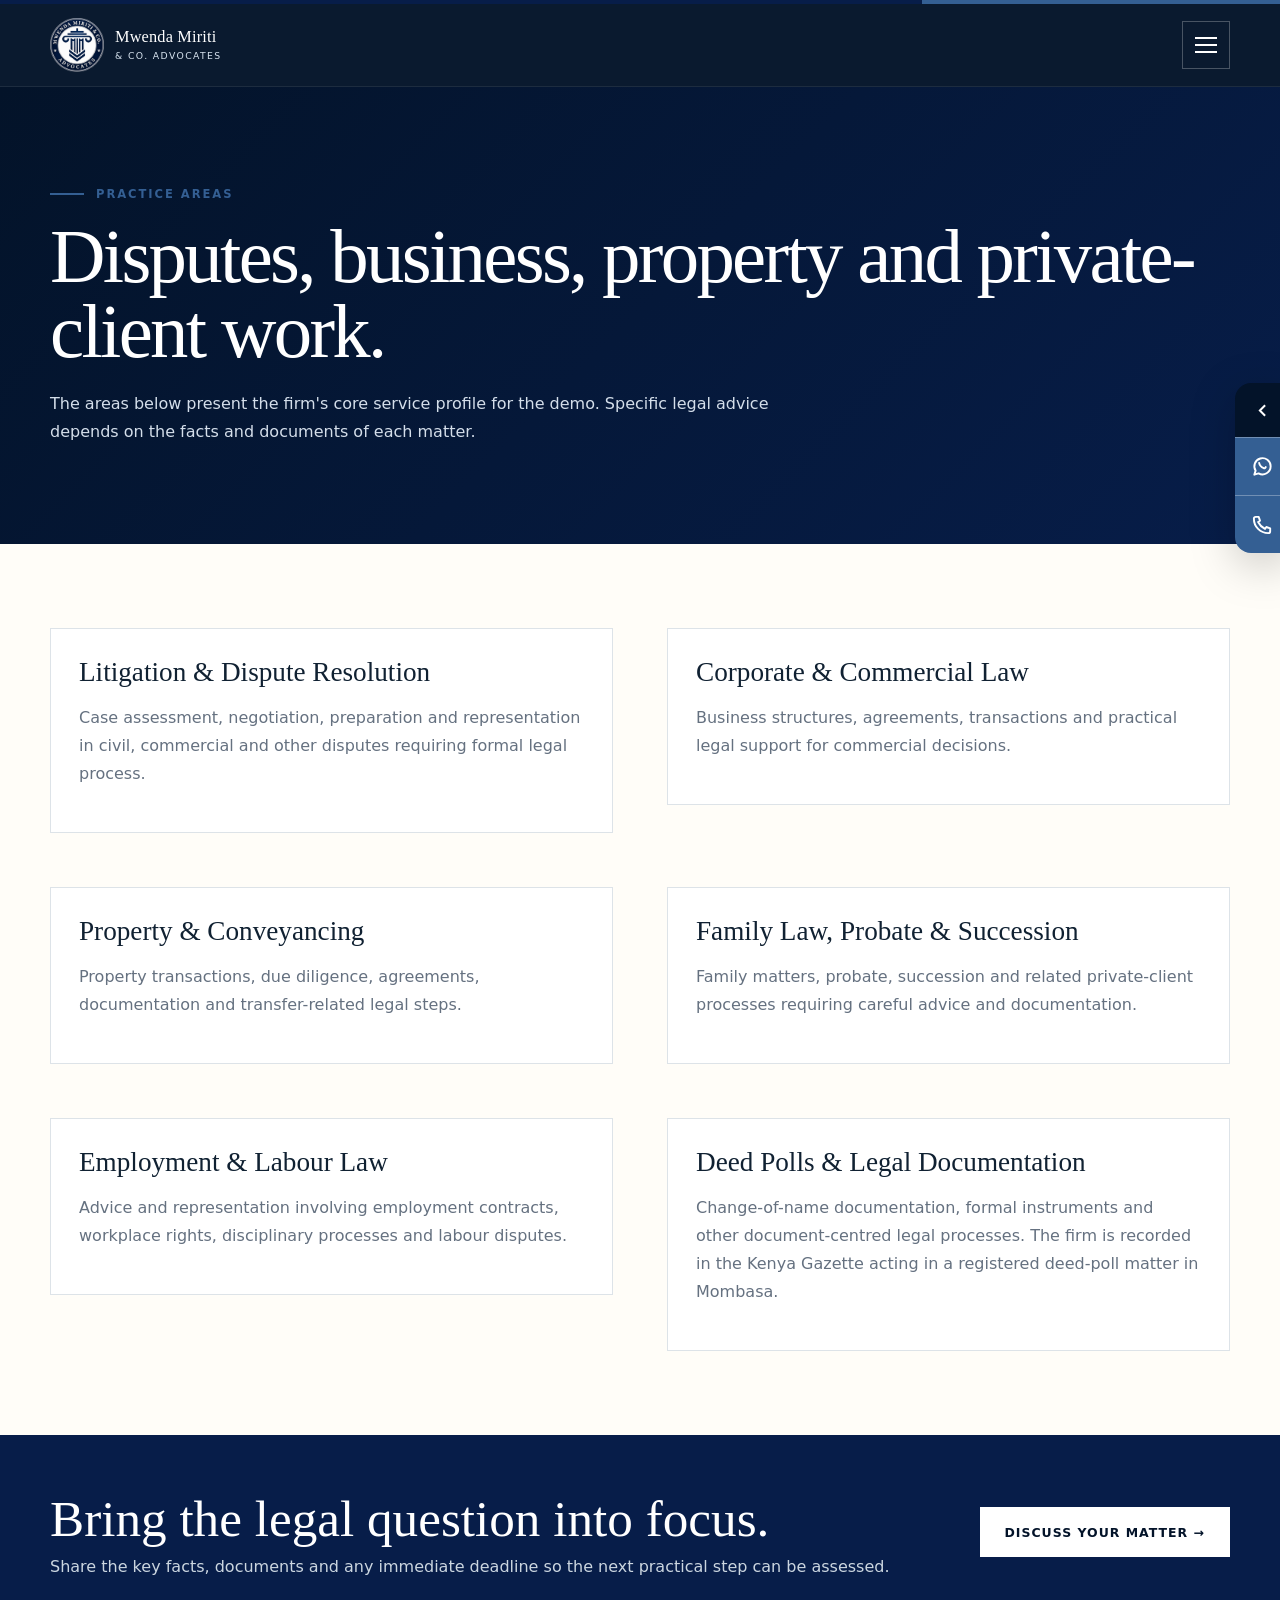
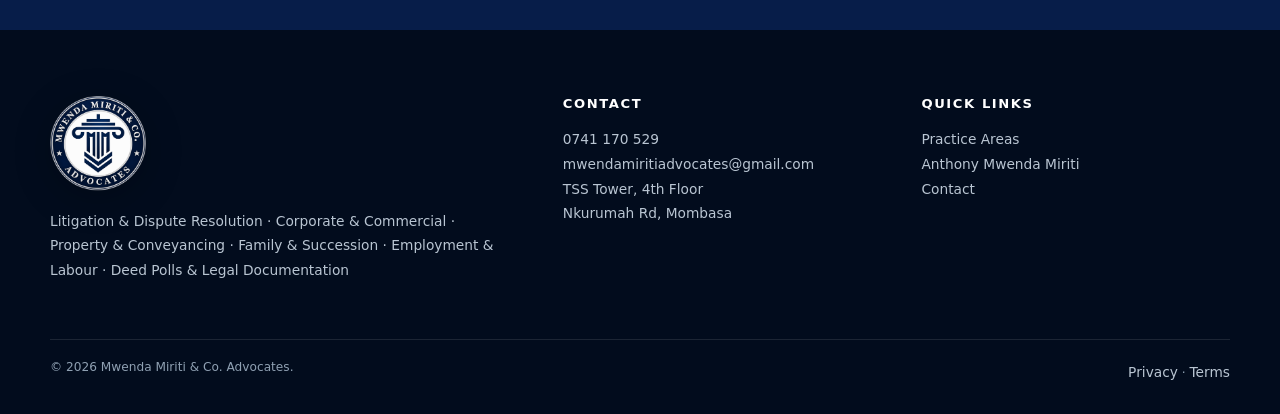
<file: practice-areas/index.html>
<!doctype html><html lang="en"><head><meta charset="utf-8"><meta name="viewport" content="width=device-width,initial-scale=1,viewport-fit=cover"><title>Practice Areas | Mwenda Miriti & Co. Advocates</title><meta name="description" content="Litigation, commercial, property, family, employment and legal-documentation services in Mombasa."><link rel="canonical" href="https://mwenda-miriti-advocates.vercel.app/practice-areas"><meta name="theme-color" content="#071d49"><meta property="og:type" content="website"><meta property="og:title" content="Practice Areas | Mwenda Miriti & Co. Advocates"><meta property="og:description" content="Litigation, commercial, property, family, employment and legal-documentation services in Mombasa."><meta property="og:url" content="https://mwenda-miriti-advocates.vercel.app/practice-areas"><meta property="og:image" content="https://mwenda-miriti-advocates.vercel.app/images/social-card.jpg"><meta name="twitter:card" content="summary_large_image"><link rel="manifest" href="/site.webmanifest"><link rel="icon" href="/images/icon-192.png"><link rel="stylesheet" href="/assets/css/site.css?v=1"></head><body><div class="topline"></div><header class="site-header"><div class="container nav"><a class="brand" href="/" aria-label="Mwenda Miriti & Co. Advocates home"><img class="brand-mark" src="/images/emblem-2k.png" alt=""><span class="brand-name"><b>Mwenda Miriti</b><small>& Co. Advocates</small></span></a><nav class="nav-links" aria-label="Primary navigation"><a class="" href="/">Home</a><a class="" href="/about">About</a><a class="active" href="/practice-areas">Practice Areas</a><a class="" href="/managing-partner">Anthony Mwenda Miriti</a><a class="" href="/insights">Insights</a><a class="" href="/contact">Contact</a></nav><a class="nav-cta" href="/contact">Discuss your matter</a><button class="menu-btn" aria-label="Open menu" aria-expanded="false"><span></span></button></div><nav class="mobile-nav" aria-label="Mobile navigation"><a href="/">Home</a><a href="/about">About</a><a href="/practice-areas">Practice Areas</a><a href="/managing-partner">Anthony Mwenda Miriti</a><a href="/insights">Insights</a><a href="/contact">Contact</a><a href="/contact">Discuss your matter</a></nav></header><main><section class="page-hero"><div class="container"><div class="eyebrow">Practice areas</div><h1 class="page-title">Disputes, business, property and private-client work.</h1><p>The areas below present the firm's core service profile for the demo. Specific legal advice depends on the facts and documents of each matter.</p></div></section><section class="page-main"><div class="container"><div class="two-col"><div class="info-card" id="litigation"><h3>Litigation & Dispute Resolution</h3><p>Case assessment, negotiation, preparation and representation in civil, commercial and other disputes requiring formal legal process.</p></div><div class="info-card" id="commercial"><h3>Corporate & Commercial Law</h3><p>Business structures, agreements, transactions and practical legal support for commercial decisions.</p></div><div class="info-card" id="property"><h3>Property & Conveyancing</h3><p>Property transactions, due diligence, agreements, documentation and transfer-related legal steps.</p></div><div class="info-card" id="family"><h3>Family Law, Probate & Succession</h3><p>Family matters, probate, succession and related private-client processes requiring careful advice and documentation.</p></div><div class="info-card" id="employment"><h3>Employment & Labour Law</h3><p>Advice and representation involving employment contracts, workplace rights, disciplinary processes and labour disputes.</p></div><div class="info-card" id="documents"><h3>Deed Polls & Legal Documentation</h3><p>Change-of-name documentation, formal instruments and other document-centred legal processes. The firm is recorded in the Kenya Gazette acting in a registered deed-poll matter in Mombasa.</p></div></div></div></section></main><aside class="contact-rail collapsed" aria-label="Quick contact"><button class="rail-toggle" aria-label="Expand or collapse quick contact"><svg viewBox="0 0 24 24"><path d="M9 18l6-6-6-6"/></svg></button><div class="rail-actions"><a href="https://wa.me/254741170529?text=Hello%20Mwenda%20Miriti%20%26%20Co.%20Advocates%2C%20I%20would%20like%20to%20discuss%20a%20legal%20matter." target="_blank" rel="noopener" aria-label="WhatsApp Mwenda Miriti & Co. Advocates"><svg viewBox="0 0 24 24"><path d="M20.5 11.8a8.5 8.5 0 0 1-12.6 7.4L3.5 20.5l1.3-4.2a8.5 8.5 0 1 1 15.7-4.5Z"/><path d="M8.5 8.2c.4 2.4 2.2 4.5 4.8 5.6.9.4 1.7-.3 2.1-1.2"/></svg></a><a href="tel:+254741170529" aria-label="Call Mwenda Miriti & Co. Advocates"><svg viewBox="0 0 24 24"><path d="M5 4h3l1.4 4-2 1.4a16 16 0 0 0 7.2 7.2l1.4-2L20 16v3c0 1.1-.9 2-2 2C9.7 21 3 14.3 3 6c0-1.1.9-2 2-2Z"/></svg></a></div></aside><section class="cta-strip"><div class="container"><div><h2>Bring the legal question into focus.</h2><p>Share the key facts, documents and any immediate deadline so the next practical step can be assessed.</p></div><a class="btn btn-light" href="/contact">Discuss your matter →</a></div></section><footer class="footer"><div class="container"><div class="footer-grid"><div><div class="footer-brand"><img src="/images/emblem-2k.png" alt="Mwenda Miriti & Co. Advocates emblem"></div><p>Litigation & Dispute Resolution · Corporate & Commercial · Property & Conveyancing · Family & Succession · Employment & Labour · Deed Polls & Legal Documentation</p></div><div><h4>Contact</h4><p><a href="tel:+254741170529">0741 170 529</a><br><a href="mailto:mwendamiritiadvocates@gmail.com">mwendamiritiadvocates@gmail.com</a><br>TSS Tower, 4th Floor<br>Nkurumah Rd, Mombasa</p></div><div><h4>Quick links</h4><p><a href="/practice-areas">Practice Areas</a><br><a href="/managing-partner">Anthony Mwenda Miriti</a><br><a href="/contact">Contact</a></p></div></div><div class="footer-bottom"><span>© 2026 Mwenda Miriti & Co. Advocates.</span><span><a href="/privacy">Privacy</a> · <a href="/terms">Terms</a></span></div></div></footer><script src="/assets/js/site.js?v=1" defer></script></body></html>
</file>
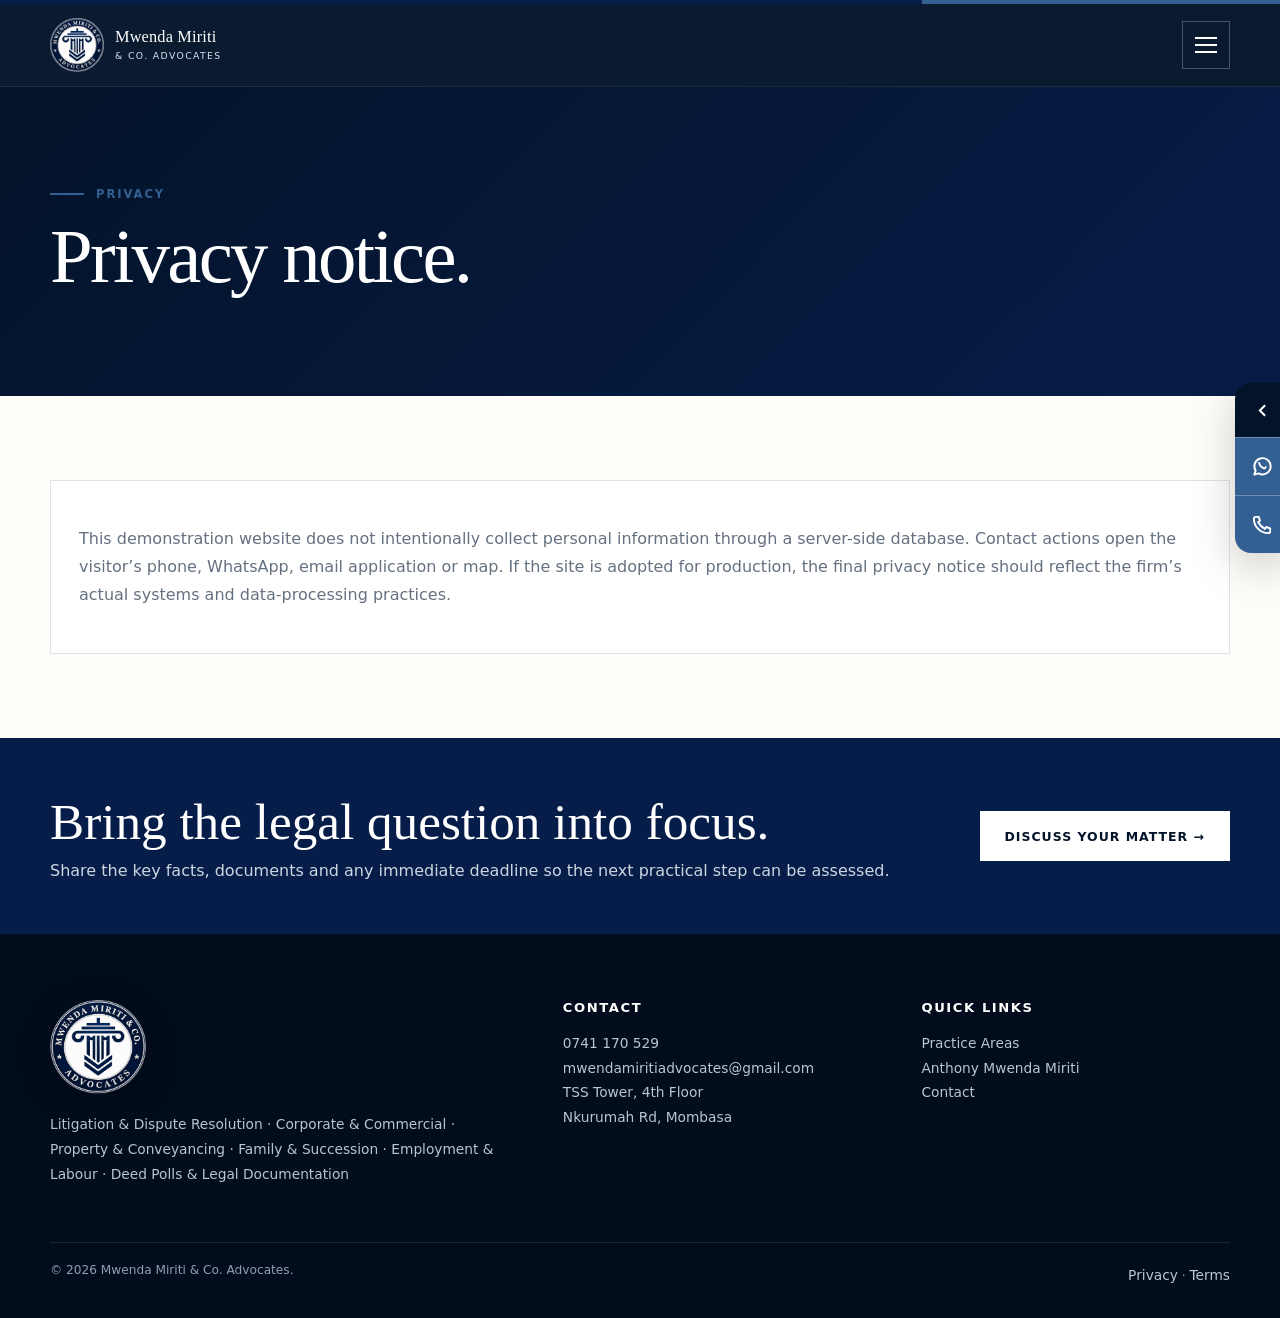
<file: privacy/index.html>
<!doctype html><html lang="en"><head><meta charset="utf-8"><meta name="viewport" content="width=device-width,initial-scale=1,viewport-fit=cover"><title>Privacy | Mwenda Miriti & Co. Advocates</title><meta name="description" content="Privacy notice for the Mwenda Miriti & Co. Advocates demonstration website."><link rel="canonical" href="https://mwenda-miriti-advocates.vercel.app/privacy"><meta name="theme-color" content="#071d49"><meta property="og:type" content="website"><meta property="og:title" content="Privacy | Mwenda Miriti & Co. Advocates"><meta property="og:description" content="Privacy notice for the Mwenda Miriti & Co. Advocates demonstration website."><meta property="og:url" content="https://mwenda-miriti-advocates.vercel.app/privacy"><meta property="og:image" content="https://mwenda-miriti-advocates.vercel.app/images/social-card.jpg"><meta name="twitter:card" content="summary_large_image"><link rel="manifest" href="/site.webmanifest"><link rel="icon" href="/images/icon-192.png"><link rel="stylesheet" href="/assets/css/site.css?v=1"></head><body><div class="topline"></div><header class="site-header"><div class="container nav"><a class="brand" href="/" aria-label="Mwenda Miriti & Co. Advocates home"><img class="brand-mark" src="/images/emblem-2k.png" alt=""><span class="brand-name"><b>Mwenda Miriti</b><small>& Co. Advocates</small></span></a><nav class="nav-links" aria-label="Primary navigation"><a class="" href="/">Home</a><a class="" href="/about">About</a><a class="" href="/practice-areas">Practice Areas</a><a class="" href="/managing-partner">Anthony Mwenda Miriti</a><a class="" href="/insights">Insights</a><a class="" href="/contact">Contact</a></nav><a class="nav-cta" href="/contact">Discuss your matter</a><button class="menu-btn" aria-label="Open menu" aria-expanded="false"><span></span></button></div><nav class="mobile-nav" aria-label="Mobile navigation"><a href="/">Home</a><a href="/about">About</a><a href="/practice-areas">Practice Areas</a><a href="/managing-partner">Anthony Mwenda Miriti</a><a href="/insights">Insights</a><a href="/contact">Contact</a><a href="/contact">Discuss your matter</a></nav></header><main><section class="page-hero"><div class="container"><div class="eyebrow">Privacy</div><h1 class="page-title">Privacy notice.</h1></div></section><section class="page-main"><div class="container"><div class="info-card"><p>This demonstration website does not intentionally collect personal information through a server-side database. Contact actions open the visitor’s phone, WhatsApp, email application or map. If the site is adopted for production, the final privacy notice should reflect the firm’s actual systems and data-processing practices.</p></div></div></section></main><aside class="contact-rail collapsed" aria-label="Quick contact"><button class="rail-toggle" aria-label="Expand or collapse quick contact"><svg viewBox="0 0 24 24"><path d="M9 18l6-6-6-6"/></svg></button><div class="rail-actions"><a href="https://wa.me/254741170529?text=Hello%20Mwenda%20Miriti%20%26%20Co.%20Advocates%2C%20I%20would%20like%20to%20discuss%20a%20legal%20matter." target="_blank" rel="noopener" aria-label="WhatsApp Mwenda Miriti & Co. Advocates"><svg viewBox="0 0 24 24"><path d="M20.5 11.8a8.5 8.5 0 0 1-12.6 7.4L3.5 20.5l1.3-4.2a8.5 8.5 0 1 1 15.7-4.5Z"/><path d="M8.5 8.2c.4 2.4 2.2 4.5 4.8 5.6.9.4 1.7-.3 2.1-1.2"/></svg></a><a href="tel:+254741170529" aria-label="Call Mwenda Miriti & Co. Advocates"><svg viewBox="0 0 24 24"><path d="M5 4h3l1.4 4-2 1.4a16 16 0 0 0 7.2 7.2l1.4-2L20 16v3c0 1.1-.9 2-2 2C9.7 21 3 14.3 3 6c0-1.1.9-2 2-2Z"/></svg></a></div></aside><section class="cta-strip"><div class="container"><div><h2>Bring the legal question into focus.</h2><p>Share the key facts, documents and any immediate deadline so the next practical step can be assessed.</p></div><a class="btn btn-light" href="/contact">Discuss your matter →</a></div></section><footer class="footer"><div class="container"><div class="footer-grid"><div><div class="footer-brand"><img src="/images/emblem-2k.png" alt="Mwenda Miriti & Co. Advocates emblem"></div><p>Litigation & Dispute Resolution · Corporate & Commercial · Property & Conveyancing · Family & Succession · Employment & Labour · Deed Polls & Legal Documentation</p></div><div><h4>Contact</h4><p><a href="tel:+254741170529">0741 170 529</a><br><a href="mailto:mwendamiritiadvocates@gmail.com">mwendamiritiadvocates@gmail.com</a><br>TSS Tower, 4th Floor<br>Nkurumah Rd, Mombasa</p></div><div><h4>Quick links</h4><p><a href="/practice-areas">Practice Areas</a><br><a href="/managing-partner">Anthony Mwenda Miriti</a><br><a href="/contact">Contact</a></p></div></div><div class="footer-bottom"><span>© 2026 Mwenda Miriti & Co. Advocates.</span><span><a href="/privacy">Privacy</a> · <a href="/terms">Terms</a></span></div></div></footer><script src="/assets/js/site.js?v=1" defer></script></body></html>
</file>
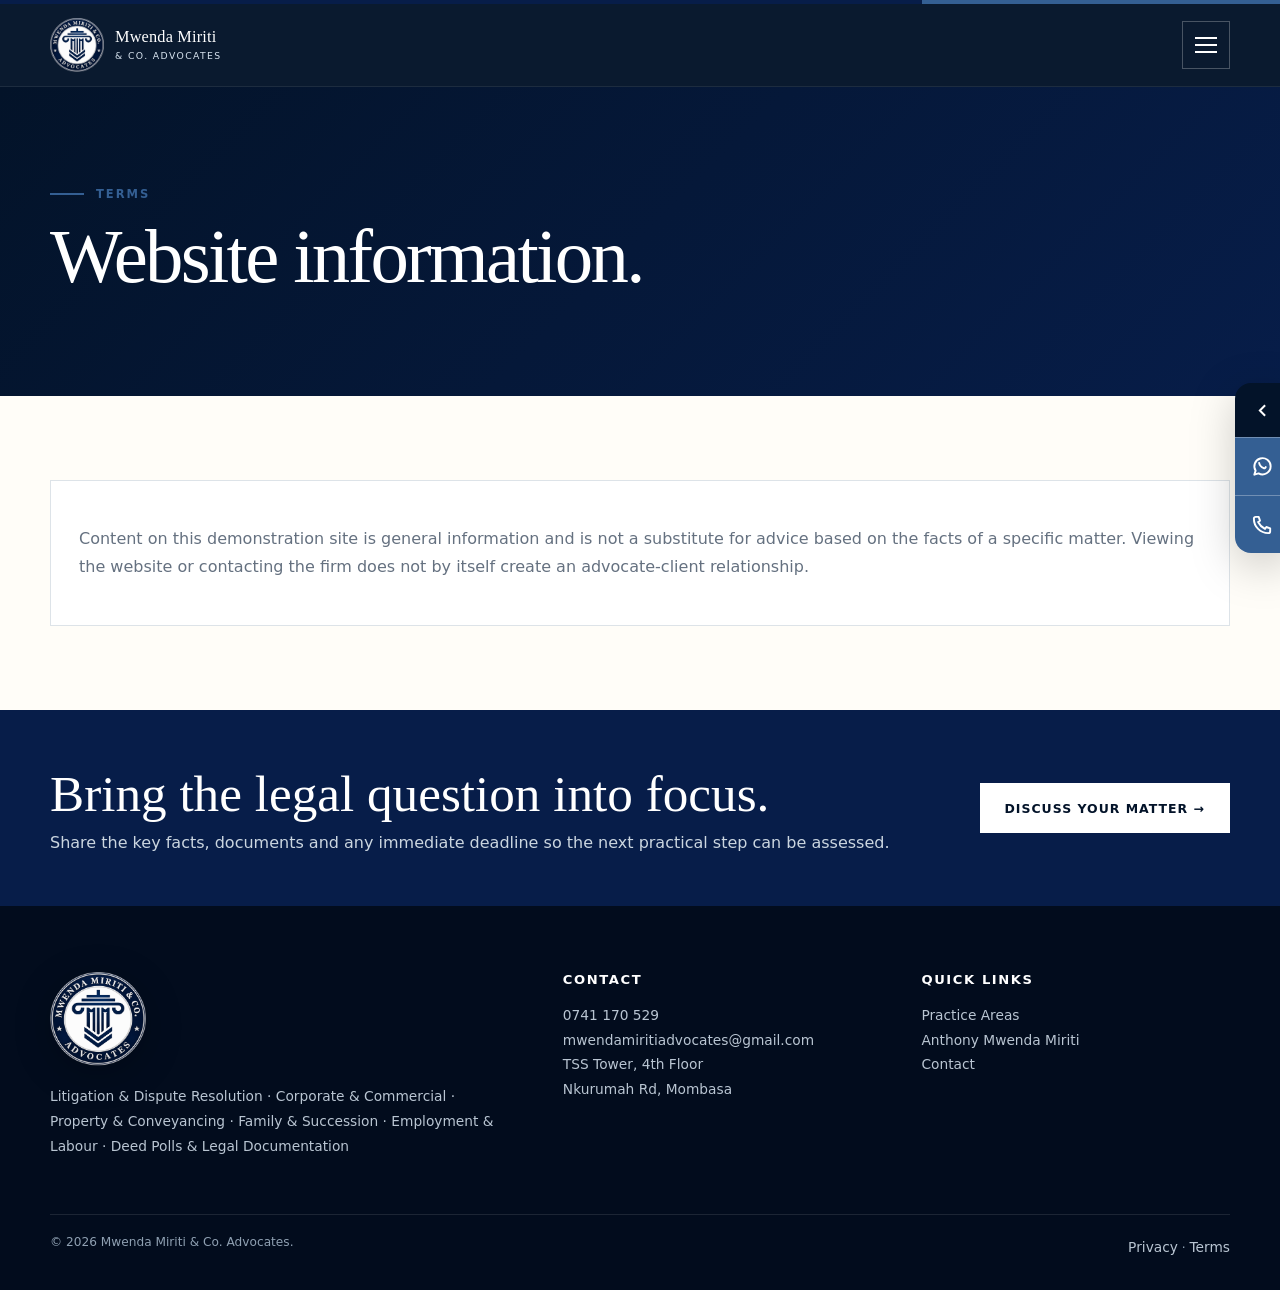
<file: terms/index.html>
<!doctype html><html lang="en"><head><meta charset="utf-8"><meta name="viewport" content="width=device-width,initial-scale=1,viewport-fit=cover"><title>Terms | Mwenda Miriti & Co. Advocates</title><meta name="description" content="Website terms for the Mwenda Miriti & Co. Advocates demonstration website."><link rel="canonical" href="https://mwenda-miriti-advocates.vercel.app/terms"><meta name="theme-color" content="#071d49"><meta property="og:type" content="website"><meta property="og:title" content="Terms | Mwenda Miriti & Co. Advocates"><meta property="og:description" content="Website terms for the Mwenda Miriti & Co. Advocates demonstration website."><meta property="og:url" content="https://mwenda-miriti-advocates.vercel.app/terms"><meta property="og:image" content="https://mwenda-miriti-advocates.vercel.app/images/social-card.jpg"><meta name="twitter:card" content="summary_large_image"><link rel="manifest" href="/site.webmanifest"><link rel="icon" href="/images/icon-192.png"><link rel="stylesheet" href="/assets/css/site.css?v=1"></head><body><div class="topline"></div><header class="site-header"><div class="container nav"><a class="brand" href="/" aria-label="Mwenda Miriti & Co. Advocates home"><img class="brand-mark" src="/images/emblem-2k.png" alt=""><span class="brand-name"><b>Mwenda Miriti</b><small>& Co. Advocates</small></span></a><nav class="nav-links" aria-label="Primary navigation"><a class="" href="/">Home</a><a class="" href="/about">About</a><a class="" href="/practice-areas">Practice Areas</a><a class="" href="/managing-partner">Anthony Mwenda Miriti</a><a class="" href="/insights">Insights</a><a class="" href="/contact">Contact</a></nav><a class="nav-cta" href="/contact">Discuss your matter</a><button class="menu-btn" aria-label="Open menu" aria-expanded="false"><span></span></button></div><nav class="mobile-nav" aria-label="Mobile navigation"><a href="/">Home</a><a href="/about">About</a><a href="/practice-areas">Practice Areas</a><a href="/managing-partner">Anthony Mwenda Miriti</a><a href="/insights">Insights</a><a href="/contact">Contact</a><a href="/contact">Discuss your matter</a></nav></header><main><section class="page-hero"><div class="container"><div class="eyebrow">Terms</div><h1 class="page-title">Website information.</h1></div></section><section class="page-main"><div class="container"><div class="info-card"><p>Content on this demonstration site is general information and is not a substitute for advice based on the facts of a specific matter. Viewing the website or contacting the firm does not by itself create an advocate-client relationship.</p></div></div></section></main><aside class="contact-rail collapsed" aria-label="Quick contact"><button class="rail-toggle" aria-label="Expand or collapse quick contact"><svg viewBox="0 0 24 24"><path d="M9 18l6-6-6-6"/></svg></button><div class="rail-actions"><a href="https://wa.me/254741170529?text=Hello%20Mwenda%20Miriti%20%26%20Co.%20Advocates%2C%20I%20would%20like%20to%20discuss%20a%20legal%20matter." target="_blank" rel="noopener" aria-label="WhatsApp Mwenda Miriti & Co. Advocates"><svg viewBox="0 0 24 24"><path d="M20.5 11.8a8.5 8.5 0 0 1-12.6 7.4L3.5 20.5l1.3-4.2a8.5 8.5 0 1 1 15.7-4.5Z"/><path d="M8.5 8.2c.4 2.4 2.2 4.5 4.8 5.6.9.4 1.7-.3 2.1-1.2"/></svg></a><a href="tel:+254741170529" aria-label="Call Mwenda Miriti & Co. Advocates"><svg viewBox="0 0 24 24"><path d="M5 4h3l1.4 4-2 1.4a16 16 0 0 0 7.2 7.2l1.4-2L20 16v3c0 1.1-.9 2-2 2C9.7 21 3 14.3 3 6c0-1.1.9-2 2-2Z"/></svg></a></div></aside><section class="cta-strip"><div class="container"><div><h2>Bring the legal question into focus.</h2><p>Share the key facts, documents and any immediate deadline so the next practical step can be assessed.</p></div><a class="btn btn-light" href="/contact">Discuss your matter →</a></div></section><footer class="footer"><div class="container"><div class="footer-grid"><div><div class="footer-brand"><img src="/images/emblem-2k.png" alt="Mwenda Miriti & Co. Advocates emblem"></div><p>Litigation & Dispute Resolution · Corporate & Commercial · Property & Conveyancing · Family & Succession · Employment & Labour · Deed Polls & Legal Documentation</p></div><div><h4>Contact</h4><p><a href="tel:+254741170529">0741 170 529</a><br><a href="mailto:mwendamiritiadvocates@gmail.com">mwendamiritiadvocates@gmail.com</a><br>TSS Tower, 4th Floor<br>Nkurumah Rd, Mombasa</p></div><div><h4>Quick links</h4><p><a href="/practice-areas">Practice Areas</a><br><a href="/managing-partner">Anthony Mwenda Miriti</a><br><a href="/contact">Contact</a></p></div></div><div class="footer-bottom"><span>© 2026 Mwenda Miriti & Co. Advocates.</span><span><a href="/privacy">Privacy</a> · <a href="/terms">Terms</a></span></div></div></footer><script src="/assets/js/site.js?v=1" defer></script></body></html>
</file>
<file: assets/css/site.css>
:root{--navy:#071d49;--navy2:#031329;--blue:#214b7c;--gold:#345f93;--gold2:#d5e2f0;--ivory:#f7f4ed;--paper:#fffdf8;--ink:#102132;--muted:#657180;--line:#dde3e8;--max:1180px;--shadow:0 24px 60px rgba(3,19,41,.16)}
*{box-sizing:border-box}html{scroll-behavior:smooth;overflow-x:hidden}body{margin:0;background:var(--paper);color:var(--ink);font-family:Inter,ui-sans-serif,system-ui,-apple-system,BlinkMacSystemFont,"Segoe UI",sans-serif;overflow-x:hidden;-webkit-font-smoothing:antialiased}a{color:inherit;text-decoration:none}img,video{max-width:100%;display:block}.container{width:min(calc(100% - 48px),var(--max));margin:auto}.topline{height:4px;background:linear-gradient(90deg,var(--navy) 0 72%,var(--gold) 72%)}
.site-header{position:sticky;top:0;z-index:100;background:rgba(3,19,41,.97);backdrop-filter:blur(12px);border-bottom:1px solid rgba(255,255,255,.08)}.nav{height:92px;display:flex;align-items:center;gap:30px}.brand{display:flex;align-items:center;gap:11px;margin-right:auto;color:white;min-width:230px}.brand-mark{width:58px;height:58px;object-fit:contain}.brand-name{display:flex;flex-direction:column;line-height:1.02;min-width:0}.brand-name b{font-family:Georgia,serif;font-size:1.06rem;font-weight:500;letter-spacing:.01em;white-space:nowrap}.brand-name small{font-size:.6rem;text-transform:uppercase;letter-spacing:.13em;color:#d7e3ef;margin-top:5px;white-space:nowrap}.nav-links{display:flex;align-items:center;gap:22px}.nav-links a{color:#eef4fa;font-size:.74rem;text-transform:uppercase;letter-spacing:.11em;font-weight:700;white-space:nowrap}.nav-links a:hover,.nav-links a.active{color:#d7e3ef}.nav-cta{background:var(--gold);color:white;padding:15px 18px;font-weight:800;font-size:.75rem;text-transform:uppercase;letter-spacing:.08em;white-space:nowrap}.menu-btn{display:none;width:48px;height:48px;border:1px solid rgba(255,255,255,.25);background:transparent;align-items:center;justify-content:center}.menu-btn:before,.menu-btn:after,.menu-btn span{content:"";display:block;width:22px;height:2px;background:white;position:absolute}.menu-btn:before{transform:translateY(-7px)}.menu-btn:after{transform:translateY(7px)}.mobile-nav{display:none}
.hero{position:relative;min-height:calc(100svh - 96px);display:flex;align-items:center;color:white;background:linear-gradient(90deg,rgba(3,19,41,.90),rgba(3,19,41,.55) 53%,rgba(3,19,41,.22)),url('https://images.unsplash.com/photo-1571055931484-22dce9d6c510?auto=format&fit=crop&w=2200&q=86') center/cover no-repeat}.hero:after{content:"";position:absolute;inset:auto 0 0;height:100px;background:linear-gradient(transparent,rgba(3,19,41,.55));pointer-events:none}.hero .container{position:relative;z-index:2}.hero-content{max-width:780px;padding:94px 0 108px}.eyebrow{display:flex;align-items:center;gap:12px;color:var(--gold);font-size:.72rem;text-transform:uppercase;letter-spacing:.17em;font-weight:800}.hero .eyebrow,.partner-section .eyebrow,.cta-strip .eyebrow{color:#d7e3ef}.eyebrow:before{content:"";width:34px;height:2px;background:var(--gold)}.display,.section-title,.page-title{font-family:Georgia,"Times New Roman",serif;font-weight:500;letter-spacing:-.035em}.display{font-size:clamp(3.55rem,6.4vw,7rem);line-height:.94;margin:24px 0}.display span{color:#dce6f0}.lead{font-size:1.08rem;line-height:1.75;color:#e1e8f0;max-width:650px}.hero-actions{display:flex;gap:12px;flex-wrap:wrap;margin-top:30px}.btn{min-height:50px;padding:0 24px;display:inline-flex;align-items:center;justify-content:center;font-weight:800;font-size:.78rem;text-transform:uppercase;letter-spacing:.08em;border:1px solid transparent;cursor:pointer}.btn-gold{background:var(--gold);color:white}.btn-ghost{border-color:rgba(255,255,255,.55);color:white;background:rgba(255,255,255,.05)}.btn-navy{background:var(--navy2);color:white}.btn-light{background:white;color:var(--navy2)}.hero-meta{display:flex;gap:30px;flex-wrap:wrap;margin-top:34px;color:#dce5ee;font-size:.79rem}.hero-meta span{display:flex;align-items:center;gap:8px}.hero-meta i{width:6px;height:6px;border-radius:50%;background:#b8c7d7}
.section{padding:96px 0}.section-title{font-size:clamp(2.5rem,5vw,4.6rem);line-height:1.02;margin:18px 0 22px}.section-copy{color:var(--muted);line-height:1.78;max-width:700px}.intro-grid{display:grid;grid-template-columns:1.05fr .95fr;gap:80px;align-items:center}.values{display:grid;grid-template-columns:repeat(3,1fr);gap:14px;margin-top:34px}.value{padding:18px;border-top:2px solid var(--gold);background:#fff}.value b{display:block;color:var(--navy);margin-bottom:7px}.value span{font-size:.82rem;line-height:1.55;color:var(--muted)}.logo-animation{background:var(--navy);padding:18px;box-shadow:var(--shadow);position:relative;overflow:hidden}.logo-animation img,.logo-animation video{width:100%;aspect-ratio:16/9;object-fit:contain;background:#fff}.logo-animation small{display:block;color:#dfe7ef;font-size:.73rem;letter-spacing:.08em;text-align:center;padding:12px 6px 3px}
.practice-section{background:#edf2f6}.practice-grid{display:grid;grid-template-columns:repeat(3,1fr);gap:14px;margin-top:40px}.practice-card{position:relative;min-height:360px;overflow:hidden;background:#123;color:white}.practice-card:before{content:"";position:absolute;inset:0;background:linear-gradient(180deg,rgba(3,15,29,.05),rgba(3,15,29,.91));z-index:1}.practice-card:after{content:"";position:absolute;inset:0;background:var(--image) center/cover no-repeat;transition:transform .55s ease;z-index:0}.practice-card:hover:after{transform:scale(1.04)}.practice-content{position:absolute;left:24px;right:24px;bottom:24px;z-index:2}.practice-number{font-size:.7rem;letter-spacing:.14em;color:#f1b0b6}.practice-card h3{font-family:Georgia,serif;font-size:1.85rem;margin:.55rem 0 .5rem;font-weight:500}.practice-card p{font-size:.84rem;color:#e0e7ed;line-height:1.55;margin:0 0 12px}.practice-link{font-size:.7rem;font-weight:800;text-transform:uppercase;letter-spacing:.1em;color:#f1b0b6}
.partner-section{background:var(--navy2);color:white}.partner-grid{display:grid;grid-template-columns:.92fr 1.08fr;gap:76px;align-items:center}.partner-visual{min-height:620px;background:url('/assets/media/mwenda-barrister.webp') center 12%/cover no-repeat;position:relative;box-shadow:var(--shadow)}.partner-badge{position:absolute;left:22px;right:22px;bottom:22px;background:rgba(3,19,41,.94);padding:18px 20px;border-left:3px solid var(--gold)}.partner-badge strong{display:block;font-family:Georgia,serif;font-size:1.45rem;font-weight:500;color:white}.partner-badge span{font-size:.76rem;color:#d8e1ea}.partner-section .section-copy{color:#c5d0dc}.partner-points{display:grid;grid-template-columns:1fr 1fr;gap:14px;margin-top:28px}.partner-point{padding:18px;border:1px solid rgba(255,255,255,.15)}.partner-point b{display:block;color:#d9e5ef;margin-bottom:7px}.partner-point span{color:#cbd5df;font-size:.83rem;line-height:1.5}
.image-band{display:grid;grid-template-columns:1.1fr .9fr;min-height:520px;background:var(--navy)}.image-band .photo{background:url('/assets/media/mwenda-portrait.webp') center 20%/cover no-repeat}.image-band .copy{display:flex;flex-direction:column;justify-content:center;padding:70px clamp(30px,6vw,90px);color:white}.image-band .copy p{color:#c8d4e1;line-height:1.75}.booking-band{background:var(--gold);padding:54px 0}.booking-band .container{display:grid;grid-template-columns:1fr auto;gap:30px;align-items:center}.booking-band h2{font-family:Georgia,serif;font-size:clamp(2rem,4vw,3.4rem);margin:0;color:white;font-weight:500}.booking-band p{margin:.5rem 0 0;color:#183354}
.insight-grid{display:grid;grid-template-columns:repeat(3,1fr);gap:18px;margin-top:36px}.insight-card{border:1px solid var(--line);padding:28px;background:white}.insight-card .tag{color:var(--gold);font-weight:800;font-size:.7rem;text-transform:uppercase;letter-spacing:.12em}.insight-card h3{font-family:Georgia,serif;font-size:1.55rem;line-height:1.15;margin:.8rem 0;font-weight:500}.insight-card p{color:var(--muted);line-height:1.65;font-size:.9rem}.insight-card a{color:var(--navy);font-weight:800;font-size:.75rem;text-transform:uppercase;letter-spacing:.08em}
.page-hero{background:linear-gradient(135deg,var(--navy2),var(--navy));color:white;padding:100px 0 82px}.page-title{font-size:clamp(3rem,6vw,5.8rem);line-height:.98;margin:18px 0 20px}.page-hero p{max-width:720px;color:#d4deea;line-height:1.75}.page-main{padding:84px 0}.two-col{display:grid;grid-template-columns:1fr 1fr;gap:54px;align-items:start}.info-card{border:1px solid var(--line);padding:28px;background:white}.info-card h3{font-family:Georgia,serif;font-size:1.7rem;margin:0 0 12px;font-weight:500}.info-card p,.info-card li{color:var(--muted);line-height:1.75}.contact-grid{display:grid;grid-template-columns:.82fr 1.18fr;gap:54px}.contact-list{display:grid;gap:14px}.contact-item{padding:20px;border:1px solid var(--line);background:white}.contact-item small{display:block;color:var(--gold);font-weight:800;text-transform:uppercase;letter-spacing:.1em;margin-bottom:6px}.contact-item a,.contact-item span{color:var(--navy);font-weight:700}.contact-form{display:grid;grid-template-columns:1fr 1fr;gap:14px}.contact-form .full{grid-column:1/-1}.contact-form input,.contact-form textarea,.contact-form select{width:100%;border:1px solid var(--line);padding:15px 16px;background:white;color:var(--ink);font:inherit;border-radius:0}.contact-form textarea{min-height:160px;resize:vertical}.small-note{font-size:.82rem;color:var(--muted);line-height:1.6}.form-status{margin-top:10px;color:var(--navy);font-weight:700}.map-wrap{background:#eef2f5;padding:0 0 90px}.map-head{padding:76px 0 28px}.map-shell{width:min(1400px,calc(100% - 28px));margin:auto;overflow:hidden;box-shadow:var(--shadow);background:white}.map-shell iframe{display:block;width:100%;height:560px;border:0}.map-footer{display:flex;justify-content:space-between;gap:24px;align-items:center;padding:22px 28px}.map-footer strong{display:block;color:var(--navy);font-size:1rem}.map-footer span{color:var(--muted);font-size:.86rem}
.contact-rail{position:fixed;right:0;top:52%;transform:translateY(-50%);z-index:1000;display:flex;flex-direction:column;align-items:flex-end;transition:transform .28s ease;filter:drop-shadow(0 12px 22px rgba(0,0,0,.2))}.contact-rail.collapsed{transform:translate(9px,-50%)}.rail-toggle{width:54px;height:54px;border:0;border-radius:16px 0 0 0;background:var(--navy2);color:white;display:grid;place-items:center;cursor:pointer}.rail-toggle svg{width:21px;height:21px;stroke:#fff;fill:none;stroke-width:2.3;transition:transform .28s ease}.contact-rail.collapsed .rail-toggle svg{transform:rotate(180deg)}.rail-actions{overflow:hidden;border-radius:0 0 0 16px;background:var(--gold);display:flex;flex-direction:column}.rail-actions a{width:54px;height:58px;display:grid;place-items:center;color:white;border-top:1px solid rgba(255,255,255,.3)}.rail-actions a:hover{background:#234d7e}.rail-actions svg{width:23px;height:23px;stroke:#fff;fill:none;stroke-width:2;stroke-linecap:round;stroke-linejoin:round}
.cta-strip{background:var(--navy);padding:54px 0;color:white}.cta-strip .container{display:flex;align-items:center;justify-content:space-between;gap:24px}.cta-strip h2{font-family:Georgia,serif;font-size:clamp(2rem,4vw,3.3rem);margin:0;font-weight:500}.cta-strip p{margin:.6rem 0 0;color:#cbd6e0}.footer{background:#020c1d;color:#d5dee8;padding:66px 0 30px}.footer-grid{display:grid;grid-template-columns:1.2fr .8fr .8fr;gap:50px}.footer-brand{width:96px;margin-bottom:18px;background:transparent;padding:0}.footer-brand img{width:100%;height:auto;object-fit:contain}.footer h4{color:white;font-size:.82rem;text-transform:uppercase;letter-spacing:.12em;margin:0 0 16px}.footer p,.footer a{font-size:.86rem;line-height:1.8;color:#b9c5d2}.footer a:hover{color:#d9e5ef}.footer-bottom{border-top:1px solid rgba(255,255,255,.1);margin-top:42px;padding-top:20px;display:flex;justify-content:space-between;gap:20px;font-size:.76rem;color:#8fa0b2}
@media(max-width:1080px){.nav-links,.nav-cta{display:none}.menu-btn{display:flex;position:relative}.nav{height:82px}.brand{min-width:220px}.brand-mark{width:54px;height:54px}.brand-name b{font-size:1rem}.mobile-nav.open{display:flex;position:fixed;top:86px;left:0;right:0;background:var(--navy2);z-index:99;flex-direction:column;padding:14px 24px 24px;border-bottom:1px solid rgba(255,255,255,.1);box-shadow:0 18px 40px rgba(0,0,0,.24)}.mobile-nav a{padding:14px 4px;border-bottom:1px solid rgba(255,255,255,.1);font-weight:700;color:white}.intro-grid,.partner-grid,.image-band,.two-col,.contact-grid{grid-template-columns:1fr}.image-band .photo{min-height:420px}.practice-grid{grid-template-columns:1fr 1fr}.insight-grid{grid-template-columns:1fr 1fr}.footer-grid{grid-template-columns:1fr 1fr}.footer-grid>div:first-child{grid-column:1/-1}.booking-band .container{grid-template-columns:1fr}}
@media(max-width:720px){.container{width:calc(100% - 30px);max-width:100%}.section{padding:66px 0}.nav{height:76px;gap:12px}.brand{min-width:0;flex:1;gap:8px;overflow:hidden}.brand-mark{width:48px;height:48px;flex:0 0 auto}.brand-name{min-width:0}.brand-name b{font-size:.87rem;overflow:hidden;text-overflow:ellipsis}.brand-name small{font-size:.48rem;letter-spacing:.08em;overflow:hidden;text-overflow:ellipsis}.menu-btn{width:44px;height:44px;flex:0 0 auto}.mobile-nav.open{top:80px}.hero{min-height:calc(100svh - 80px);background-position:58% center}.hero-content{padding:58px 0 70px}.display{font-size:clamp(2.75rem,12.7vw,4rem);max-width:98%;overflow-wrap:anywhere}.lead{font-size:.97rem;line-height:1.6;max-width:96%}.hero-actions{gap:9px}.btn{min-height:48px;padding:0 18px;font-size:.74rem}.hero-meta{gap:12px;margin-top:24px;font-size:.73rem}.values{grid-template-columns:1fr}.logo-animation{padding:9px}.practice-grid{grid-template-columns:1fr}.practice-card{min-height:320px}.partner-visual{min-height:520px;background-position:center 12%}.partner-badge{left:14px;right:14px;bottom:14px;padding:15px 16px}.partner-badge strong{font-size:1.3rem;color:#fff}.partner-points{grid-template-columns:1fr}.image-band .photo{min-height:330px}.image-band .copy{padding:50px 22px}.insight-grid{grid-template-columns:1fr}.booking-band{padding:44px 0}.map-shell{width:calc(100% - 18px)}.map-shell iframe{height:420px}.map-footer{align-items:flex-start;flex-direction:column;padding:20px}.map-footer .btn{width:100%}.contact-form{grid-template-columns:1fr}.contact-form .full{grid-column:auto}.contact-form input,.contact-form textarea,.contact-form select{font-size:16px}.cta-strip .container{align-items:flex-start;flex-direction:column}.footer-grid{grid-template-columns:1fr;gap:30px}.footer-grid>div:first-child{grid-column:auto}.footer-bottom{flex-direction:column}.contact-rail{top:56%;max-height:42vh}.rail-toggle{width:46px;height:46px}.rail-actions a{width:46px;height:50px}.rail-actions svg{width:20px;height:20px}.contact-rail.collapsed{transform:translate(7px,-50%)}.section-title{font-size:clamp(2.1rem,10vw,3rem)}.page-hero{padding:70px 0 56px}.page-main{padding:60px 0}.footer-brand{width:min(280px,100%)}}
@media(max-width:480px){.brand-mark{width:44px;height:44px}.brand-name b{font-size:.78rem}.brand-name small{font-size:.43rem}.display{font-size:2.9rem}.hero-content{padding-top:50px}.hero-actions .btn{width:100%}.hero-actions .btn-ghost{width:100%}.hero-meta{display:grid;grid-template-columns:1fr}.partner-visual{min-height:460px}.rail-toggle{width:43px;height:43px}.rail-actions a{width:43px;height:47px}.map-shell iframe{height:370px}.page-title{font-size:2.8rem}.contact-item{padding:17px}.practice-card h3{font-size:1.65rem}}
@media(max-width:360px){.container{width:calc(100% - 22px)}.brand-mark{width:40px;height:40px}.brand-name b{font-size:.72rem}.brand-name small{font-size:.4rem}.display{font-size:2.55rem}.page-title{font-size:2.5rem}.partner-visual{min-height:420px}}
@media(prefers-reduced-motion:reduce){*{scroll-behavior:auto!important;animation:none!important;transition:none!important}}


/* v8 production fixes: header collision, clean footer emblem, full principal photography and mobile hardening */
.nav{gap:18px}
.brand{flex:0 1 315px;max-width:315px;min-width:0}
.brand-name{max-width:240px}
.brand-name b{font-size:1.02rem}
.brand-name small{font-size:.58rem;letter-spacing:.15em}
.nav-links{gap:15px}
.nav-links a{font-size:.69rem;letter-spacing:.095em}
.nav-cta{padding:14px 14px;font-size:.69rem}
.page-title,.section-title,.display{overflow-wrap:break-word}
.mobile-nav{max-height:calc(100svh - 84px);overflow-y:auto;-webkit-overflow-scrolling:touch}
.footer-brand{filter:drop-shadow(0 8px 18px rgba(0,0,0,.22))}
.profile-story-section{background:#eef2f6}
.profile-story-grid{display:grid;grid-template-columns:repeat(3,1fr);gap:14px;margin-top:38px}
.profile-story-grid figure{position:relative;margin:0;min-height:420px;overflow:hidden;background:#dce2e7;box-shadow:0 14px 36px rgba(3,19,41,.10)}
.profile-story-grid img{width:100%;height:100%;position:absolute;inset:0;object-fit:cover;object-position:center 18%}
.profile-story-grid figure:nth-child(1) img{object-position:center 28%}
.profile-story-grid figure:nth-child(2) img{object-position:center 18%}
.profile-story-grid figure:nth-child(3) img{object-position:center 14%}
.profile-story-grid figcaption{position:absolute;left:14px;right:14px;bottom:14px;padding:11px 13px;background:rgba(3,19,41,.9);color:#fff;border-left:3px solid var(--gold);font-size:.7rem;text-transform:uppercase;letter-spacing:.09em;font-weight:800}

@media(max-width:1380px){
  .nav-links,.nav-cta{display:none}
  .menu-btn{display:flex;position:relative}
  .brand{flex:1 1 auto;max-width:none}
  .nav{height:82px}
  .brand-mark{width:54px;height:54px}
  .brand-name{max-width:none}
  .mobile-nav.open{display:flex;position:fixed;top:86px;left:0;right:0;background:var(--navy2);z-index:99;flex-direction:column;padding:14px 24px 24px;border-bottom:1px solid rgba(255,255,255,.1);box-shadow:0 18px 40px rgba(0,0,0,.24)}
  .mobile-nav a{padding:14px 4px;border-bottom:1px solid rgba(255,255,255,.1);font-weight:700;color:white}
}

@media(max-width:900px){
  .profile-story-grid{grid-template-columns:1fr 1fr}
  .profile-story-grid figure{min-height:390px}
  .profile-story-grid figure:last-child{grid-column:1/-1;min-height:460px}
}

@media(max-width:720px){
  .brand-name b{font-size:.9rem}
  .brand-name small{font-size:.5rem;letter-spacing:.12em}
  .mobile-nav.open{top:80px;padding-left:18px;padding-right:18px}
  .hero{background-position:62% center}
  .image-band .photo{background-position:center 20%}
  .footer-brand{width:82px}
  .profile-story-grid{grid-template-columns:1fr;gap:12px}
  .profile-story-grid figure,.profile-story-grid figure:last-child{grid-column:auto;min-height:440px}
  .profile-story-grid img{object-position:center 14%}
  .page-title{overflow-wrap:anywhere}
}

@media(max-width:480px){
  .nav{gap:8px}
  .brand{gap:7px}
  .brand-mark{width:42px;height:42px}
  .brand-name b{font-size:.8rem;white-space:normal;line-height:1.05}
  .brand-name small{font-size:.47rem;margin-top:4px}
  .menu-btn{width:42px;height:42px}
  .mobile-nav.open{top:80px}
  .hero{background-position:66% center}
  .logo-animation small{font-size:.62rem;letter-spacing:.05em}
  .profile-story-grid figure,.profile-story-grid figure:last-child{min-height:400px}
  .footer-brand{width:74px}
}

@media(max-width:360px){
  .brand-mark{width:38px;height:38px}
  .brand-name b{font-size:.73rem}
  .brand-name small{font-size:.42rem}
  .profile-story-grid figure,.profile-story-grid figure:last-child{min-height:370px}
}

@media(max-height:520px) and (orientation:landscape){
  .mobile-nav.open{max-height:calc(100svh - 80px)}
  .hero{min-height:620px}
}

/* Mwenda Miriti production refinements */
.partner-visual{background-position:center 8%}.image-band .photo{background-position:center 20%}.team-contact{margin-top:18px;padding:18px;border:1px solid var(--line);background:#fff}.team-contact b{display:block;color:var(--navy);margin-bottom:5px}.team-contact span,.team-contact a{font-size:.86rem;color:var(--muted);line-height:1.6}.profile-secondary{margin-top:22px;border-top:1px solid var(--line);padding-top:20px}.profile-secondary h3{font-family:Georgia,serif;font-weight:500;color:var(--navy);font-size:1.45rem;margin:0 0 8px}.profile-secondary p{color:var(--muted);margin:0}.principal-photo-card{position:relative;min-height:520px;background:url('/assets/media/mwenda-portrait.webp') center 15%/cover no-repeat;box-shadow:var(--shadow)}@media(max-width:720px){.partner-visual{background-position:center 5%}.image-band .photo{background-position:center 12%}.principal-photo-card{min-height:480px;background-position:center 12%}.brand-name b{font-size:.86rem}.brand-name small{font-size:.46rem}}@media(max-width:480px){.principal-photo-card{min-height:430px}.brand-name b{font-size:.76rem}.brand-name small{font-size:.42rem}}
</file>
